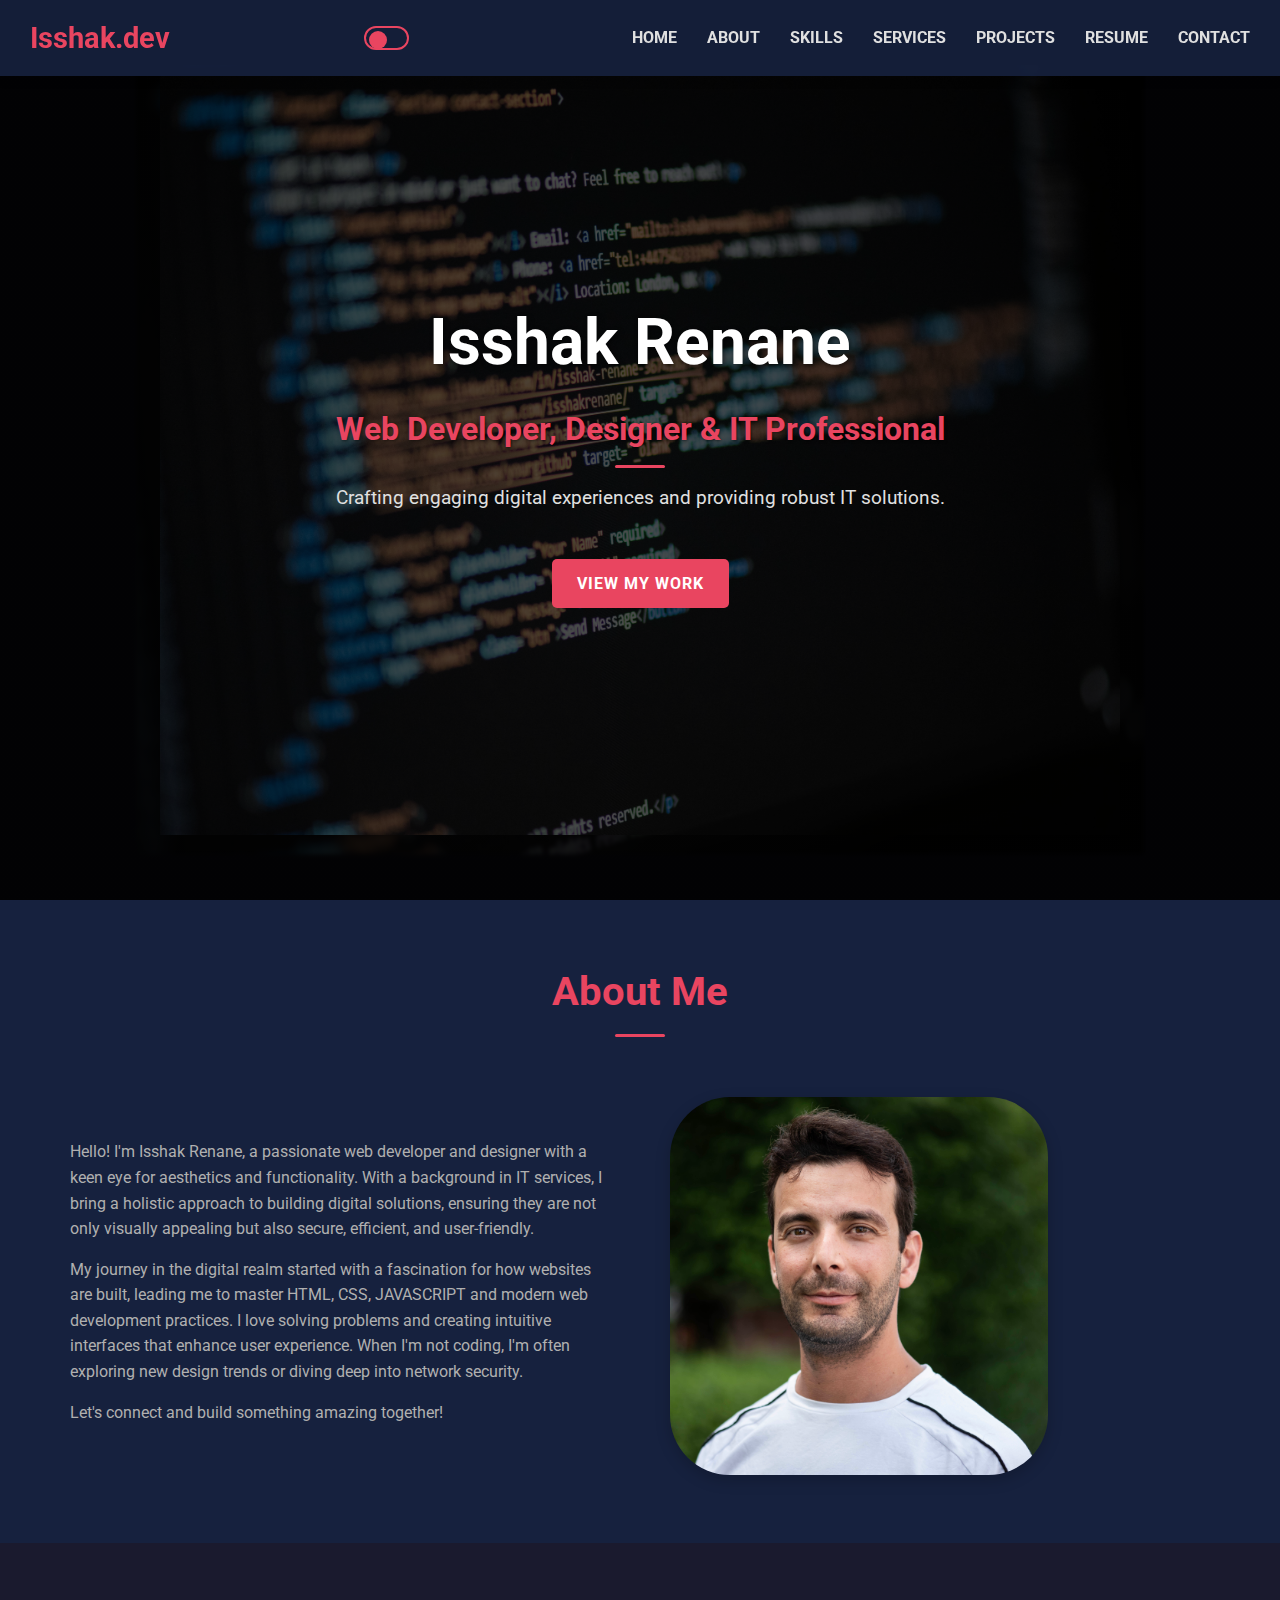
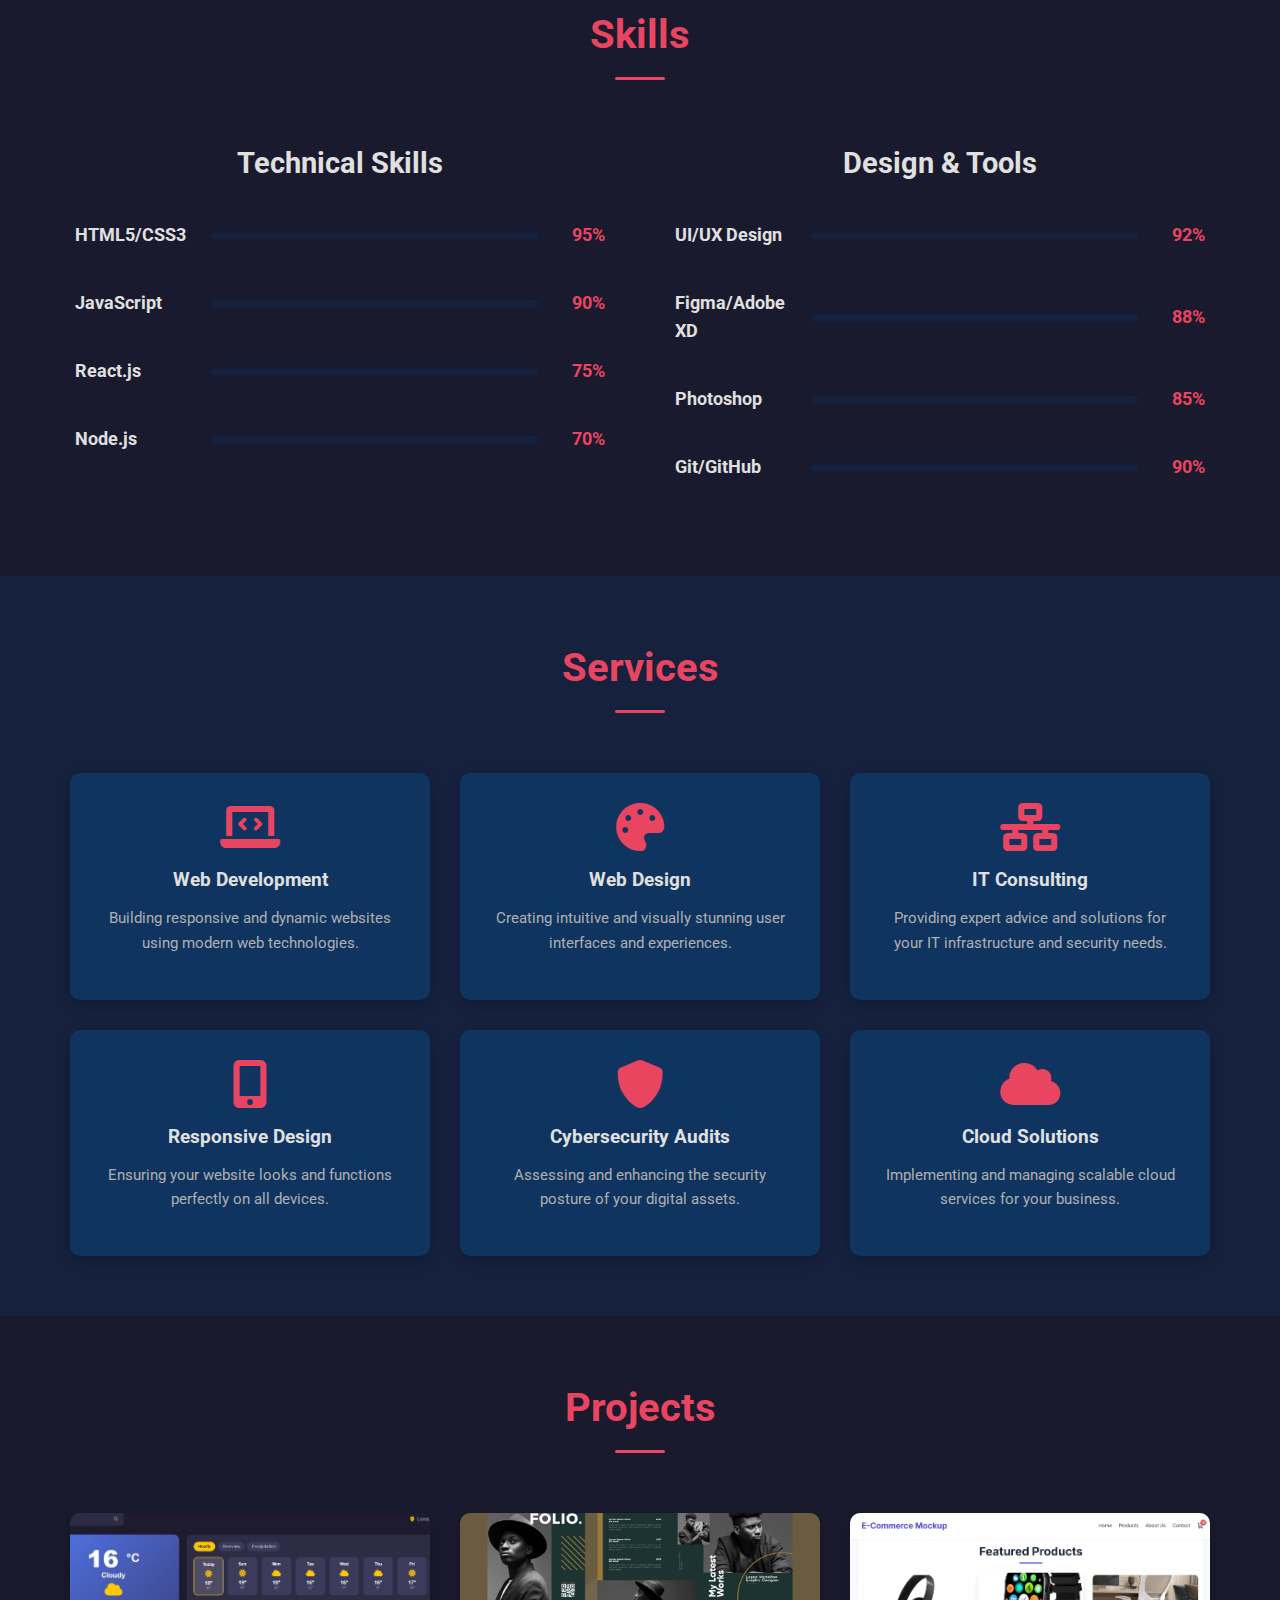
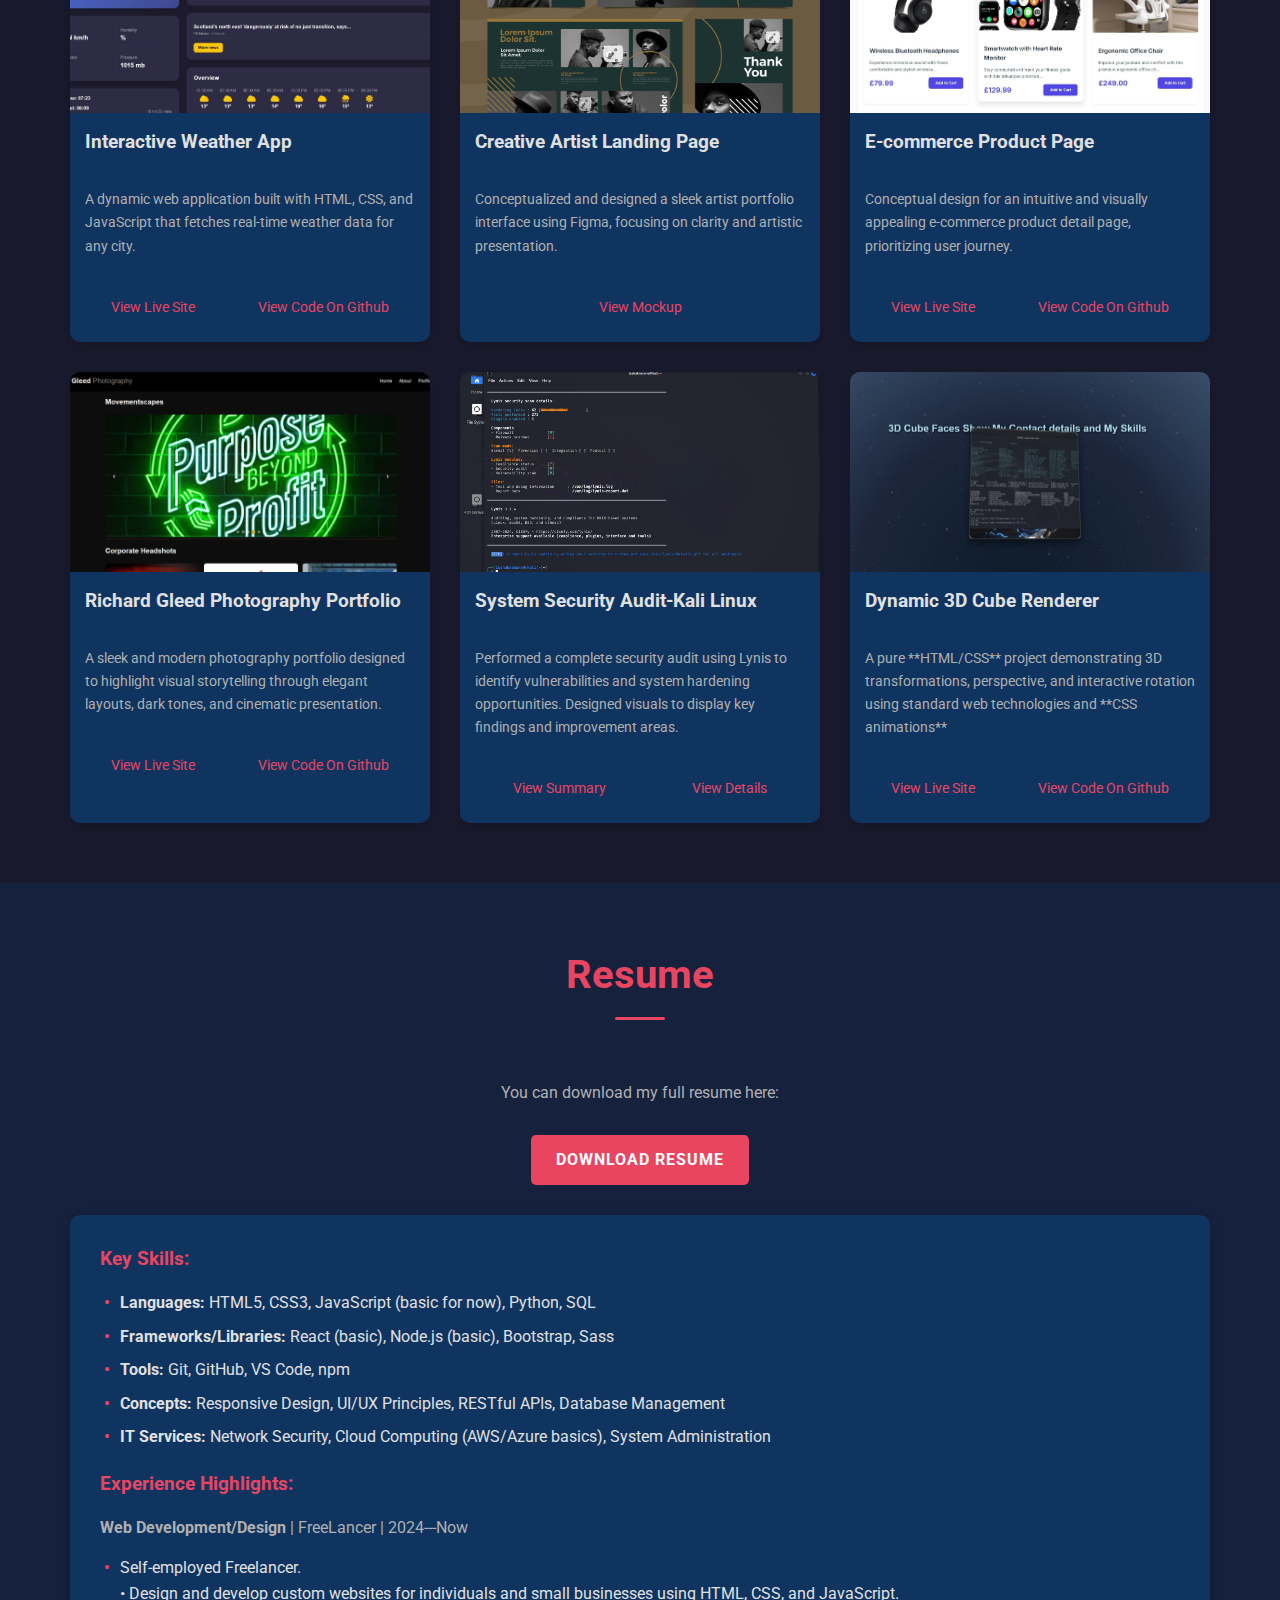
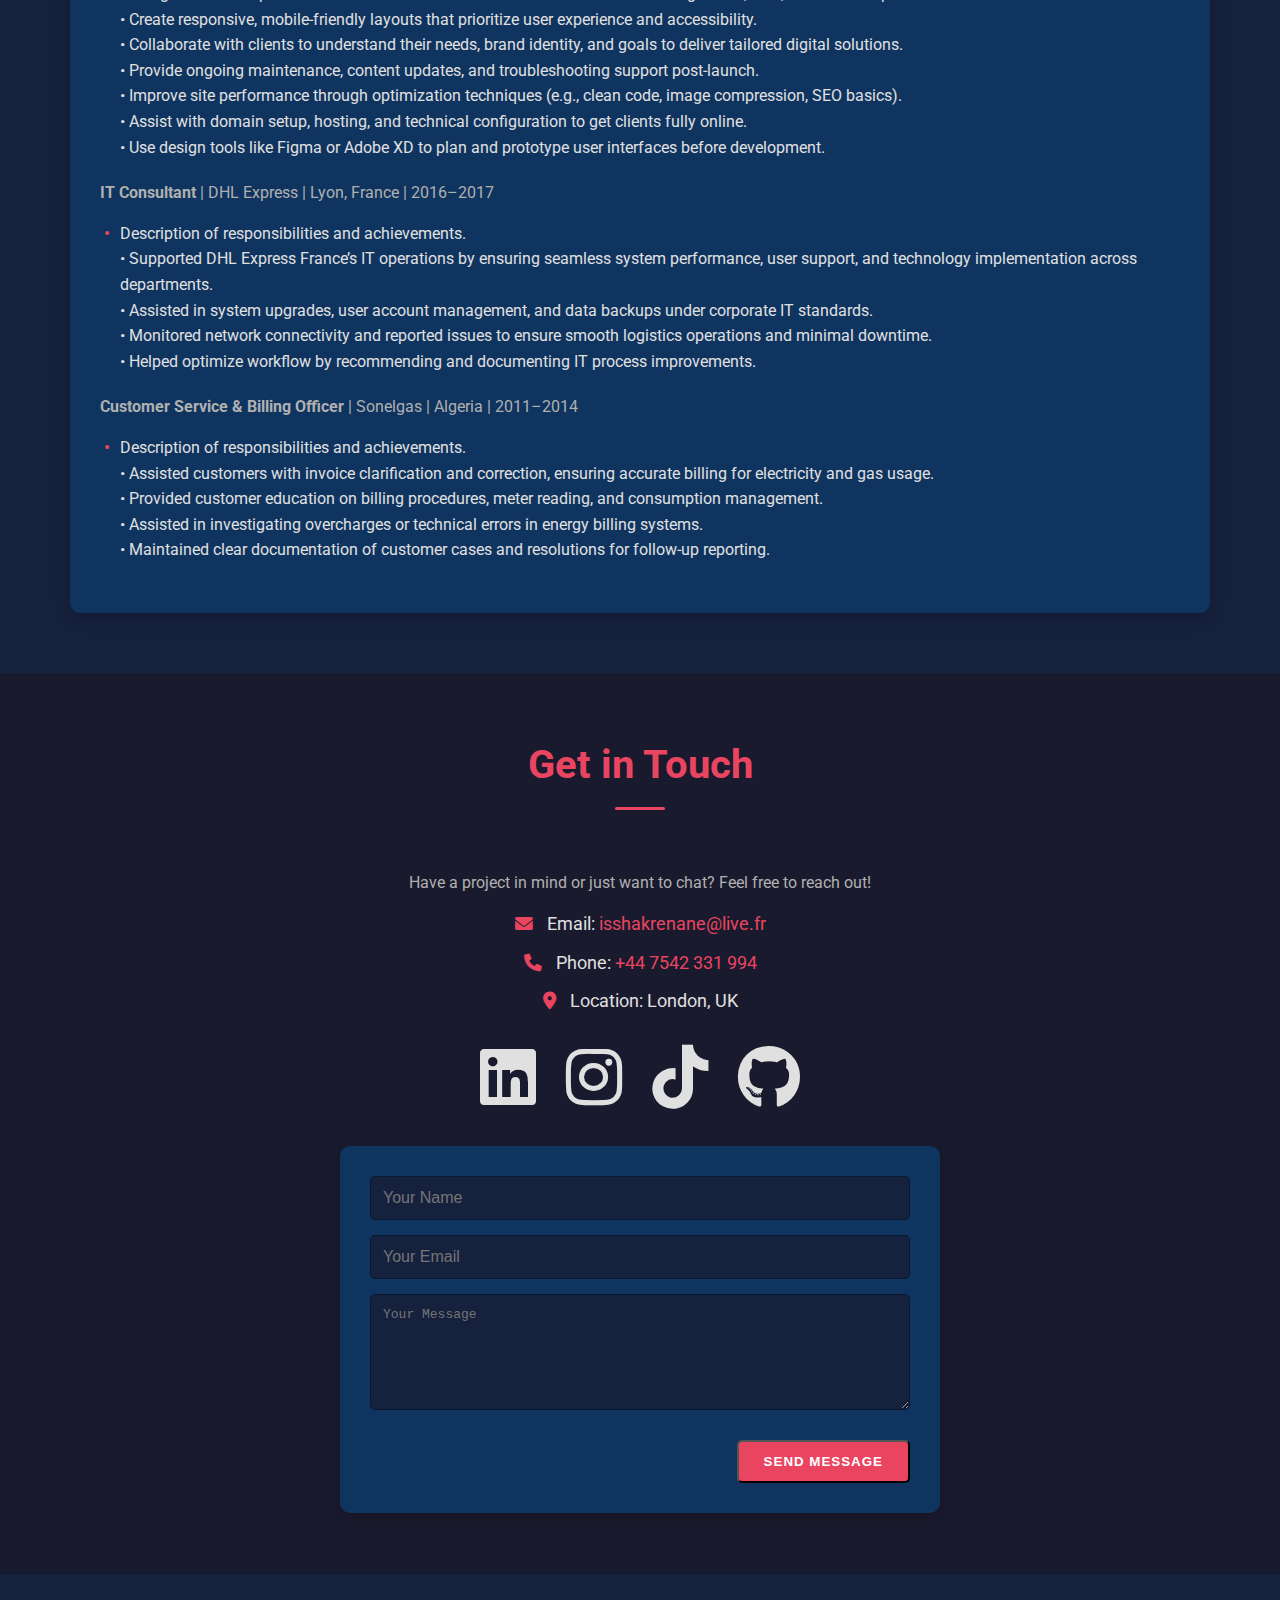
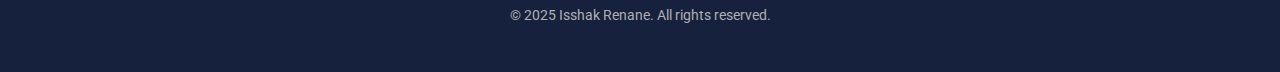
<file: index.html>
<!DOCTYPE html>
<html lang="en">
<head>
    <meta charset="UTF-8">
    <meta name="viewport" content="width=device-width, initial-scale=1.0">
    <meta name="google-site-verification" content="FN2MG84hGzYZX_MVuIqsmZg4HXbOMTLik4AKVUctmVM"/> 
    <link rel="icon" href="images/favicon_logo.png" type="image/png">
    <title>Isshak Renane | Web Developer & Designer</title>
    <link rel="stylesheet" href="style.css">
    <link rel="stylesheet" href="https://cdnjs.cloudflare.com/ajax/libs/font-awesome/6.0.0-beta3/css/all.min.css">
    <script type="application/ld+json">
{
  "@context": "https://schema.org",
  "@type": "Person",
  "name": "Isshak Renane",
  "url": "https://www.isshakrenane.com",
  "image": "https://www.isshakrenane.com/images/Isshak%20Test%205469%20copy.jpg",
  "jobTitle": "Front-End Web Developer/designer & IT Professional",
  "description": "Isshak Renane is a passionate Front-End Web Developer skilled in HTML, CSS, JavaScript, and responsive design. View his projects, skills, and contact information on his personal portfolio.",
  "sameAs": [
    "https://github.com/isshakrenane",
    "https://www.linkedin.com/in/isshak-renane-367428274/"
  ],
  "worksFor": {
    "@type": "Organization",
    "name": "Freelance"
  },
  "hasPart": [
    {
      "@type": "CreativeWork",
      "name": "Projects Section",
      "url": "https://www.isshakrenane.com/#projects",
      "description": "A showcase of Isshak Renane’s web development/design projects including responsive designs and JavaScript applications."
    },
    {
      "@type": "ItemList",
      "name": "Skills Section",
      "url": "https://www.isshakrenane.com/#skills",
      "description": "List of technical skills: HTML, CSS, JavaScript, Git, and modern frontend and design tools."
    },
    {
      "@type": "ContactPage",
      "name": "Contact Section",
      "url": "https://www.isshakrenane.com/#contact",
      "description": "Contact form and links to reach Isshak Renane for collaboration or web development opportunities."
    }
  ]
}
</script>

</head>
<body>

    <header id="home" class="hero-section">
        <div class="navbar">
            <div class="logo">
                <a href="#">Isshak.dev</a>
            </div>
            <button id="theme-toggle" aria-label="Toggle light/dark mode"></button>
            <nav>
                <ul>
                    <li><a href="#home">Home</a></li>
                    <li><a href="#about">About</a></li>
                    <li><a href="#skills">Skills</a></li>
                    <li><a href="#services">Services</a></li>
                    <li><a href="#projects">Projects</a></li>
                    <li><a href="#resume">Resume</a></li>
                    <li><a href="#contact">Contact</a></li>
                </ul>
            </nav>
            <!-- Static burger button so the icon exists even if JS fails or loads differently -->
            <div class="burger-menu" aria-label="Toggle navigation" role="button" tabindex="0">
                <i class="fas fa-bars" aria-hidden="true"></i>
            </div>
        </div>
        <div class="hero-content">
            <h1>Isshak Renane</h1>
            <h2>Web Developer, Designer & IT Professional</h2>
            <p>Crafting engaging digital experiences and providing robust IT solutions.</p>
            <a href="#projects" class="btn">View My Work</a>
        </div>
    </header>

    <section id="about" class="section about-section">
        <div class="container">
            <h2>About Me</h2>
            <div class="about-grid">
                <div class="about-text">
                    <p>Hello! I'm Isshak Renane, a passionate web developer and designer with a keen eye for aesthetics and functionality. With a background in IT services, I bring a holistic approach to building digital solutions, ensuring they are not only visually appealing but also secure, efficient, and user-friendly.</p>
                    <p>My journey in the digital realm started with a fascination for how websites are built, leading me to master HTML, CSS, JAVASCRIPT and modern web development practices. I love solving problems and creating intuitive interfaces that enhance user experience. When I'm not coding, I'm often exploring new design trends or diving deep into network security.</p>
                    <p>Let's connect and build something amazing together!</p>
                </div>
                <div class="about-image">
                    <img src="images/Isshak Test 5469 copy.jpg" alt="Isshak Renane"> 
                </div>
            </div>
        </div>
    </section>
    <section id="skills" class="section skills-section">
        <div class="container">
            <h2>Skills</h2>
            <div class="skills-content">
                <div class="skills-category">
                    <h3>Technical Skills</h3>
                    <div class="skill-item">
                        <div class="skill-name">HTML5/CSS3</div>
                        <div class="skill-bar-container">
                            <div class="skill-bar" data-skill="95%"></div>
                        </div>
                        <div class="skill-percentage">95%</div>
                    </div>
                    <div class="skill-item">
                        <div class="skill-name">JavaScript</div>
                        <div class="skill-bar-container">
                            <div class="skill-bar" data-skill="90%"></div>
                        </div>
                        <div class="skill-percentage">90%</div>
                    </div>
                    <div class="skill-item">
                        <div class="skill-name">React.js</div>
                        <div class="skill-bar-container">
                            <div class="skill-bar" data-skill="75%"></div>
                        </div>
                        <div class="skill-percentage">75%</div>
                    </div>
                    <div class="skill-item">
                        <div class="skill-name">Node.js</div>
                        <div class="skill-bar-container">
                            <div class="skill-bar" data-skill="70%"></div>
                        </div>
                        <div class="skill-percentage">70%</div>
                    </div>
                    </div>

                <div class="skills-category">
                    <h3>Design & Tools</h3>
                    <div class="skill-item">
                        <div class="skill-name">UI/UX Design</div>
                        <div class="skill-bar-container">
                            <div class="skill-bar" data-skill="92%"></div>
                        </div>
                        <div class="skill-percentage">92%</div>
                    </div>
                    <div class="skill-item">
                        <div class="skill-name">Figma/Adobe XD</div>
                        <div class="skill-bar-container">
                            <div class="skill-bar" data-skill="88%"></div>
                        </div>
                        <div class="skill-percentage">88%</div>
                    </div>
                    <div class="skill-item">
                        <div class="skill-name">Photoshop</div>
                        <div class="skill-bar-container">
                            <div class="skill-bar" data-skill="85%"></div>
                        </div>
                        <div class="skill-percentage">85%</div>
                    </div>
                    <div class="skill-item">
                        <div class="skill-name">Git/GitHub</div>
                        <div class="skill-bar-container">
                            <div class="skill-bar" data-skill="90%"></div>
                        </div>
                        <div class="skill-percentage">90%</div>
                    </div>
                    </div>
            </div>
        </div>
    </section>

    <section id="services" class="section services-section">
        <div class="container">
            <h2>Services</h2>
            <div class="services-grid">
                <div class="service-card">
                    <i class="fas fa-laptop-code"></i>
                    <h3>Web Development</h3>
                    <p>Building responsive and dynamic websites using modern web technologies.</p>
                </div>
                <div class="service-card">
                    <i class="fas fa-palette"></i>
                    <h3>Web Design</h3>
                    <p>Creating intuitive and visually stunning user interfaces and experiences.</p>
                </div>
                <div class="service-card">
                    <i class="fas fa-network-wired"></i>
                    <h3>IT Consulting</h3>
                    <p>Providing expert advice and solutions for your IT infrastructure and security needs.</p>
                </div>
                <div class="service-card">
                    <i class="fas fa-mobile-alt"></i>
                    <h3>Responsive Design</h3>
                    <p>Ensuring your website looks and functions perfectly on all devices.</p>
                </div>
                <div class="service-card">
                    <i class="fas fa-shield-alt"></i>
                    <h3>Cybersecurity Audits</h3>
                    <p>Assessing and enhancing the security posture of your digital assets.</p>
                </div>
                <div class="service-card">
                    <i class="fas fa-cloud"></i>
                    <h3>Cloud Solutions</h3>
                    <p>Implementing and managing scalable cloud services for your business.</p>
                </div>
            </div>
        </div>
    </section>

    <section id="projects" class="section projects-section">
        <div class="container">
            <h2>Projects</h2>
            <div class="projects-grid">
                <div class="project-card">
                    <img src="./images/weather_app.jpg" alt="Weather Page Project Screenshot">
                    <h3>Interactive Weather App</h3>
                    <p>A dynamic web application built with HTML, CSS, and JavaScript that fetches real-time weather data for any city.</p>
                    <div class="project-links">
                        <a href="https://isshakrenane.github.io/weather_app/" class="btn-small" target="_blank">View Live Site</a>
                        <a href="https://github.com/isshakrenane/weather_app/blob/main/index.html" class="btn-small" target="_blank">View Code On Github</a>
                    </div>
                </div>
                <div class="project-card">
                    <img src="./images/creative-portfolio.jpg" alt="Creative Portfolio Webpage">
                    <h3>Creative Artist Landing Page</h3>
                    <p>Conceptualized and designed a sleek artist portfolio interface using Figma, focusing on clarity and artistic presentation.</p>
                    <div class="project-links">
                        <a href="./images/creative-portfolio.jpg" class="btn-small" target="_blank">View Mockup</a>
                    </div>
                </div>
                <div class="project-card">
                    <img src="./images/E_Commerce_platform.jpg" alt="E-commerce Product Page Design">
                    <h3>E-commerce Product Page</h3>
                    <p>Conceptual design for an intuitive and visually appealing e-commerce product detail page, prioritizing user journey.</p>
                    <div class="project-links">
                        <a href="https://isshakrenane.github.io/E-Commerce-Platfom-Mockup/" class="btn-small" target="_blank">View Live Site</a>
                        <a href="https://github.com/isshakrenane/E-Commerce-Platfom-Mockup/blob/main/index.html" class="btn-small" target="_blank">View Code On Github</a>
                    </div>
                </div>
                <div class="project-card">
                    <img src="./images/photography_img.png" alt="Business Landing Page Design">
                    <h3>Richard Gleed Photography Portfolio</h3>
                    <p>A sleek and modern photography portfolio designed to highlight visual storytelling through elegant layouts, dark tones, and cinematic presentation.</p>
                    <div class="project-links">
                        <a href="https://isshakrenane.github.io/Richard_Gleed_Photgrapher_Portfolio/" class="btn-small" target="_blank">View Live Site</a>
                        <a href="https://github.com/isshakrenane/Richard_Gleed_Photgrapher_Portfolio/blob/main/index.html" class="btn-small" target="_blank">View Code On Github</a>
                    </div>
                </div>
                <div class="project-card">
                    <img src="./images/Cybersecurity_Audit1.jpg" alt="Cybersecurity Audit Overview">
                    
                    <h3>System Security Audit-Kali Linux</h3>
                    <p>Performed a complete security audit using Lynis to identify vulnerabilities and system hardening opportunities. Designed visuals to display key findings and improvement areas.</p>
                    <div class="project-links">
                        <a href="./images/Cybersecurity_Audit1.jpg" class="btn-small" target="_blank">View Summary</a>
                        <a href="./images/Cybersecurity_Audit4.jpg" class="btn-small" target="_blank">View Details</a>
                    </div>
                </div>
                <div class="project-card">
                    <img src="./images/3D_cube.jpg" alt="Interactive 3D Cube Visualization">
                    <h3>Dynamic 3D Cube Renderer</h3>
                    <p>A pure **HTML/CSS** project demonstrating 3D transformations, perspective, and interactive rotation using standard web technologies and **CSS animations**</p>
                    <div class="project-links">
                        <a href="https://isshakrenane.github.io/3D_Cube_Faces/" class="btn-small" target="_blank">View Live Site</a>
                        <a href="https://github.com/isshakrenane/3D_Cube_Faces/blob/main/index.html" class="btn-small" target="_blank">View Code On Github</a>
                    </div>
                </div>
                </div>
        </div>
    </section>

    <section id="resume" class="section resume-section">
        <div class="container">
            <h2>Resume</h2>
            <p>You can download my full resume here:</p>
            <a href="CV_isshak_Eng.pdf" class="btn" download>Download Resume</a>
            <div class="resume-preview">
                <h3>Key Skills:</h3>
                <ul>
                    <li><strong>Languages:</strong> HTML5, CSS3, JavaScript (basic for now), Python, SQL</li>
                    <li><strong>Frameworks/Libraries:</strong> React (basic), Node.js (basic), Bootstrap, Sass</li>
                    <li><strong>Tools:</strong> Git, GitHub, VS Code, npm</li>
                    <li><strong>Concepts:</strong> Responsive Design, UI/UX Principles, RESTful APIs, Database Management</li>
                    <li><strong>IT Services:</strong> Network Security, Cloud Computing (AWS/Azure basics), System Administration</li>
                </ul>
                <h3>Experience Highlights:</h3>
                <p><strong>Web Development/Design</strong> | FreeLancer  | 2024---Now</p>
                <ul>
                    <li>Self-employed Freelancer.<br>
                    •	Design and develop custom websites for individuals and small businesses using HTML, CSS, and JavaScript.<br>
                    •	Create responsive, mobile-friendly layouts that prioritize user experience and accessibility.<br>
                    •	Collaborate with clients to understand their needs, brand identity, and goals to deliver tailored digital solutions.<br>
                    •	Provide ongoing maintenance, content updates, and troubleshooting support post-launch.<br>
                    •	Improve site performance through optimization techniques (e.g., clean code, image compression, SEO basics).<br>
                    •	Assist with domain setup, hosting, and technical configuration to get clients fully online.<br>
                    •	Use design tools like Figma or Adobe XD to plan and prototype user interfaces before development.
                    </li>
        
                </ul>
                <p><strong>IT Consultant</strong> | DHL Express | Lyon, France | 2016–2017</p>
                <ul>
                    <li>Description of responsibilities and achievements.<br>
                    •   Supported DHL Express France’s IT operations by ensuring seamless system performance, user support, and technology implementation across departments.<br>
                    •	Assisted in system upgrades, user account management, and data backups under corporate IT standards.<br>
                    •	Monitored network connectivity and reported issues to ensure smooth logistics operations and minimal downtime.<br>
                    •	Helped optimize workflow by recommending and documenting IT process improvements.
                    </li>
                </ul>
                <p><strong>Customer Service & Billing Officer</strong> | Sonelgas | Algeria | 2011–2014</p>
                <ul>
                    <li>Description of responsibilities and achievements.<br>
                    •	Assisted customers with invoice clarification and correction, ensuring accurate billing for electricity and gas usage.<br>
                    •	Provided customer education on billing procedures, meter reading, and consumption management.<br>
                    •	Assisted in investigating overcharges or technical errors in energy billing systems.<br>
                    •	Maintained clear documentation of customer cases and resolutions for follow-up reporting.
                    </li>
                </ul>    
            </div>
        </div>
    </section>

    <section id="contact" class="section contact-section">
        <div class="container">
            <h2>Get in Touch</h2>
            <p>Have a project in mind or just want to chat? Feel free to reach out!</p>
            <div class="contact-details">
                <p><i class="fas fa-envelope"></i> Email: <a href="mailto:isshakrenane@live.fr">isshakrenane@live.fr</a></p>
                <p><i class="fas fa-phone"></i> Phone: <a href="tel:+447542331994">+44 7542 331 994</a></p>
                <p><i class="fas fa-map-marker-alt"></i> Location: London, UK</p>
            </div>
            <div class="social-links">
                <a href="https://www.linkedin.com/in/isshak-renane-367428274/" target="_blank" aria-label="LinkedIn"><i class="fab fa-linkedin fa-2x"></i></a>
                <a href="https://www.instagram.com/isshakrenane/" target="_blank" aria-label="Instagram"><i class="fab fa-instagram fa-2x"></i></a>
                <a href="https://www.tiktok.com/@isshakwebdev" target="_blank" aria-label="TikTok"><i class="fab fa-tiktok fa-2x"></i></a>
                <a href="https://github.com/isshakrenane" target="_blank" aria-label="GitHub"><i class="fab fa-github fa-2x"></i></a>
            </div>
            <form class="contact-form">
                <input type="text" placeholder="Your Name" required>
                <input type="email" placeholder="Your Email" required>
                <textarea placeholder="Your Message" rows="6" required></textarea>
                <button type="submit" class="btn">Send Message</button>
            </form>
        </div>
    </section>

    <footer class="footer">
        <div class="container">
            <p>&copy; 2025 Isshak Renane. All rights reserved.</p>
        </div>
    </footer>
    <script src="script.js"></script>

</body>

</html>
</file>
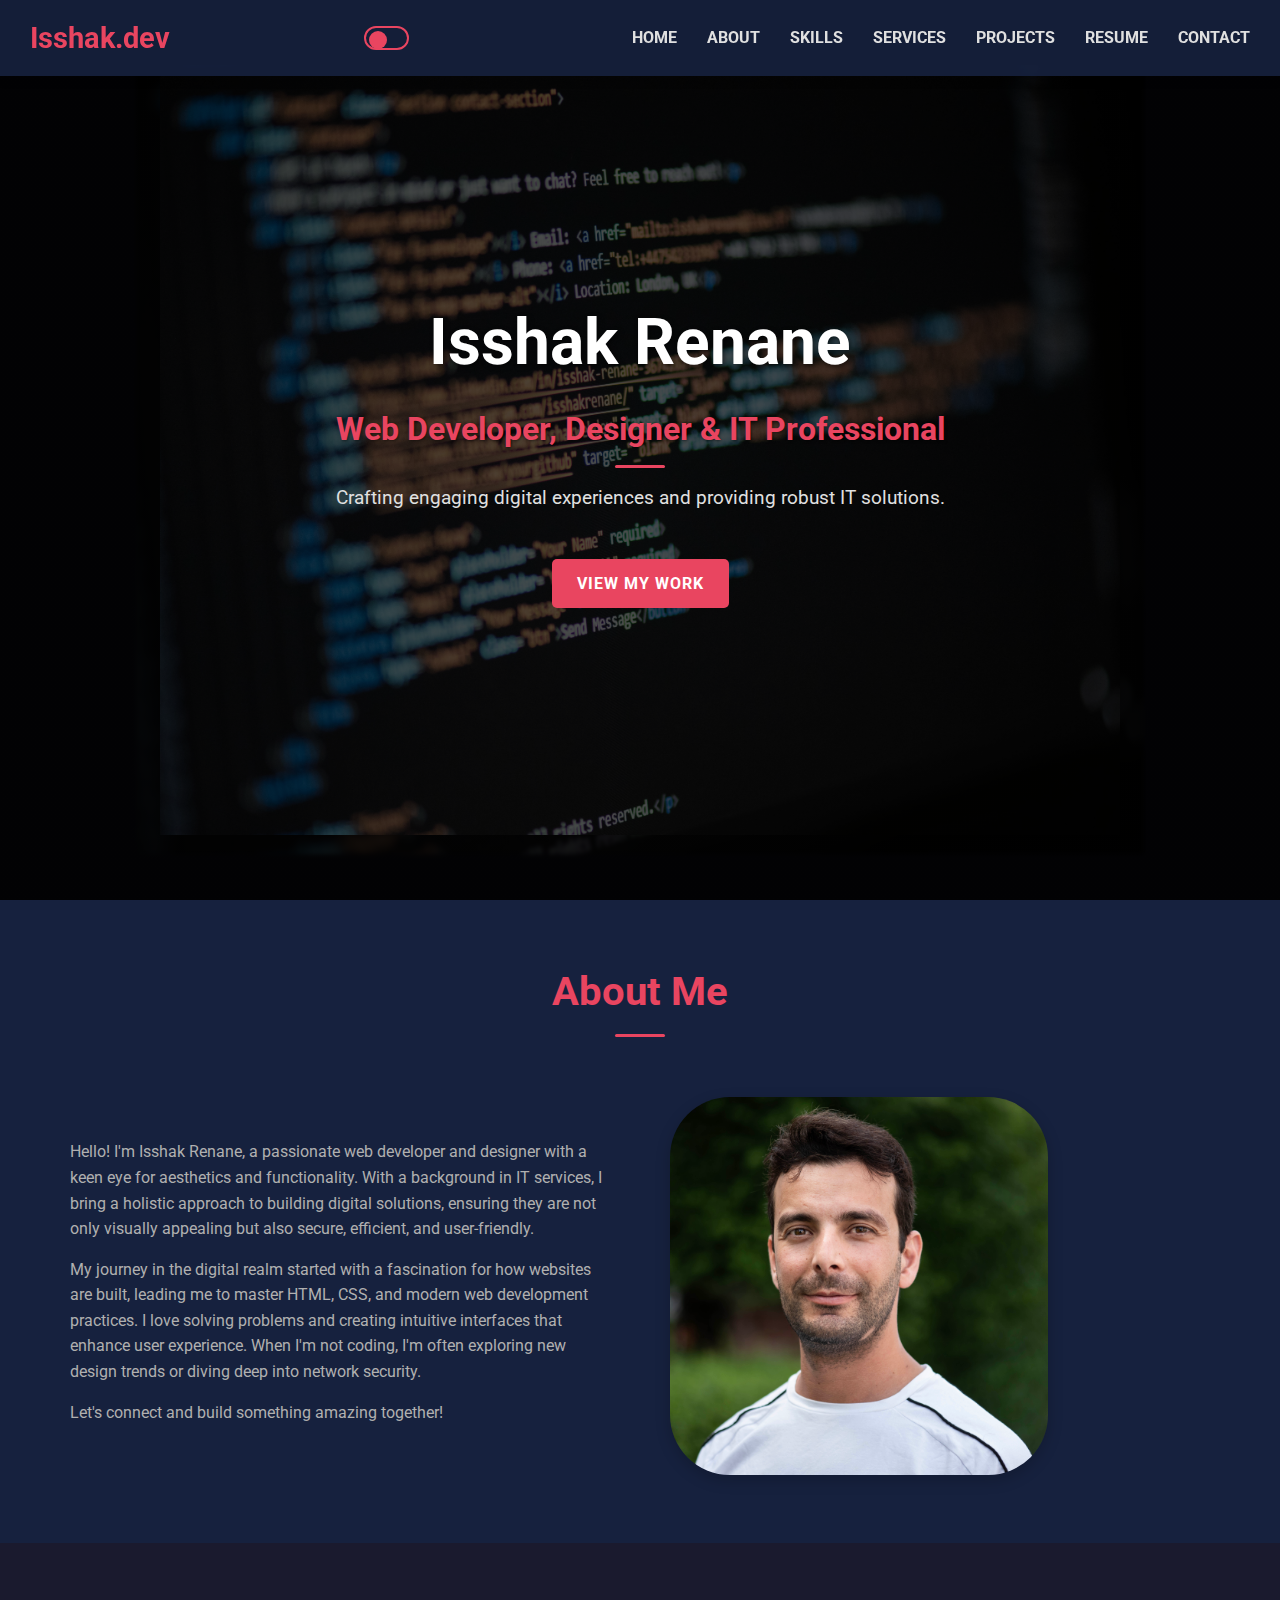
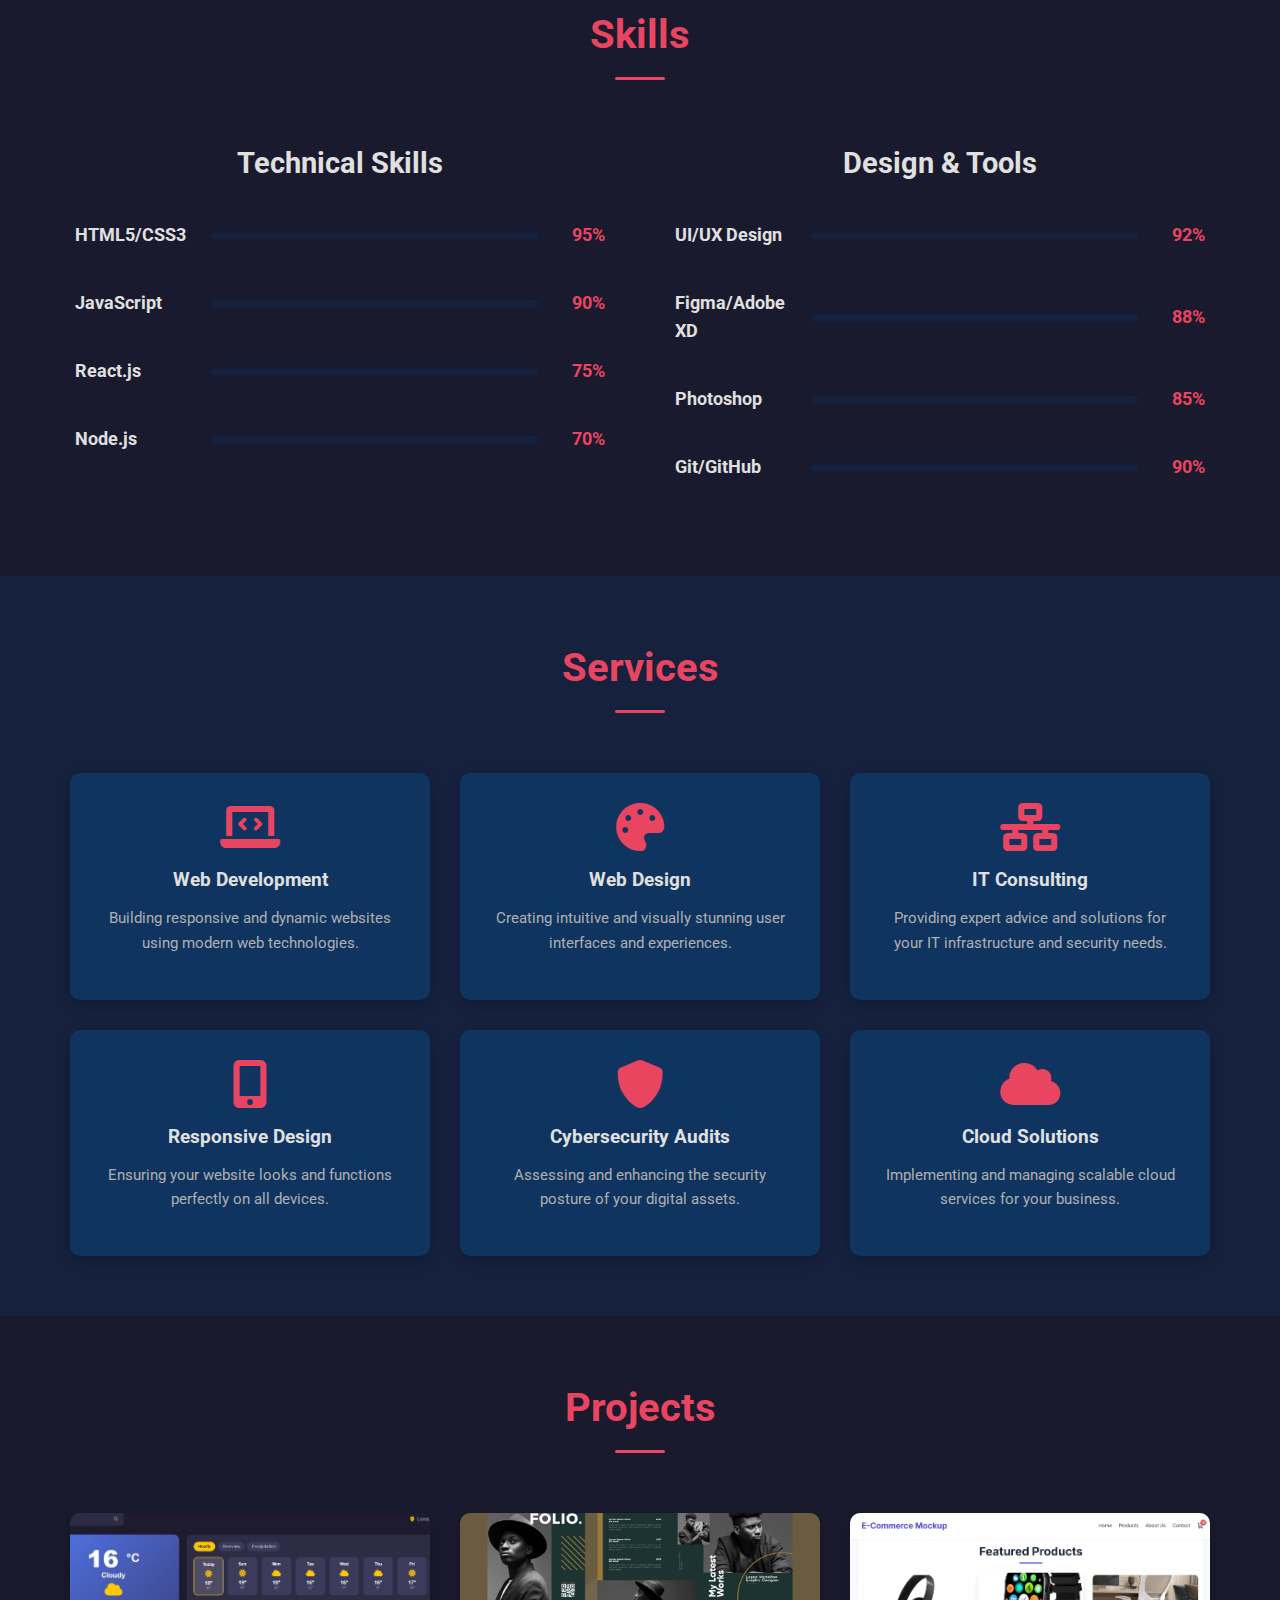
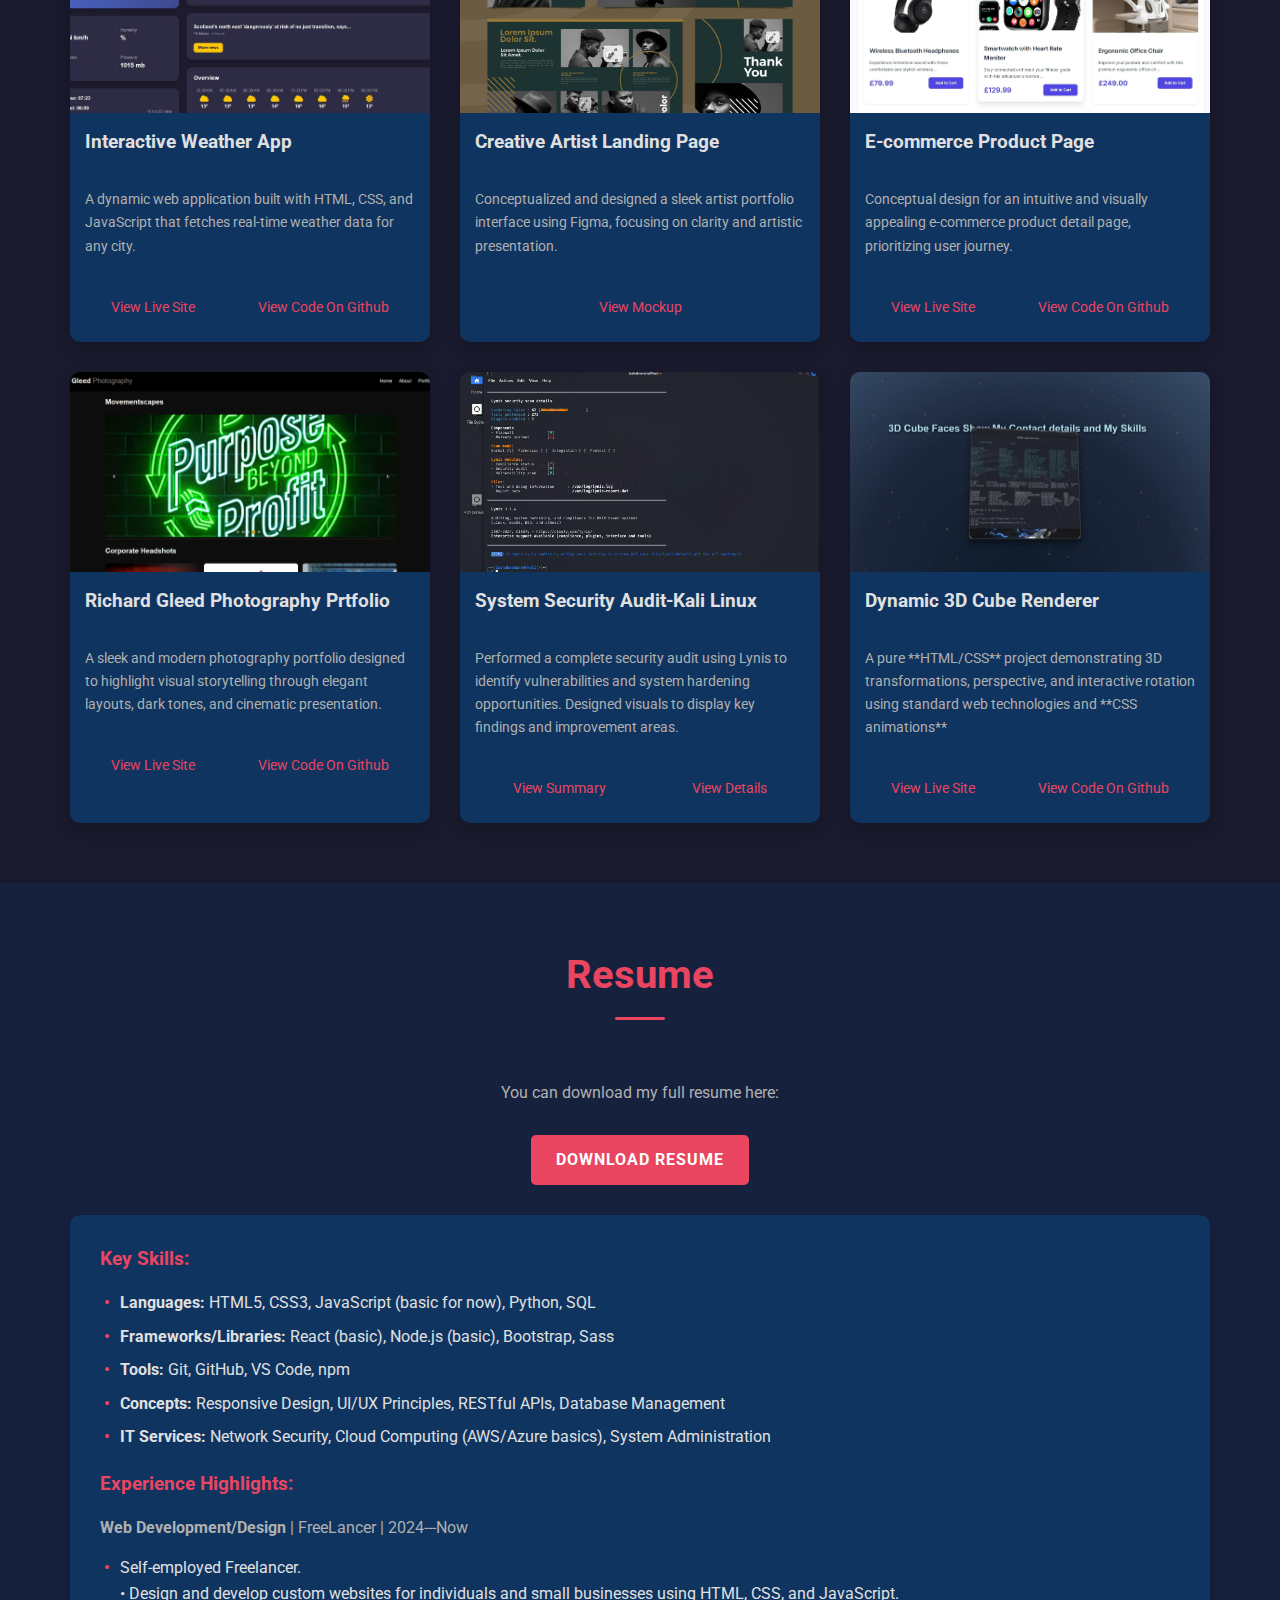
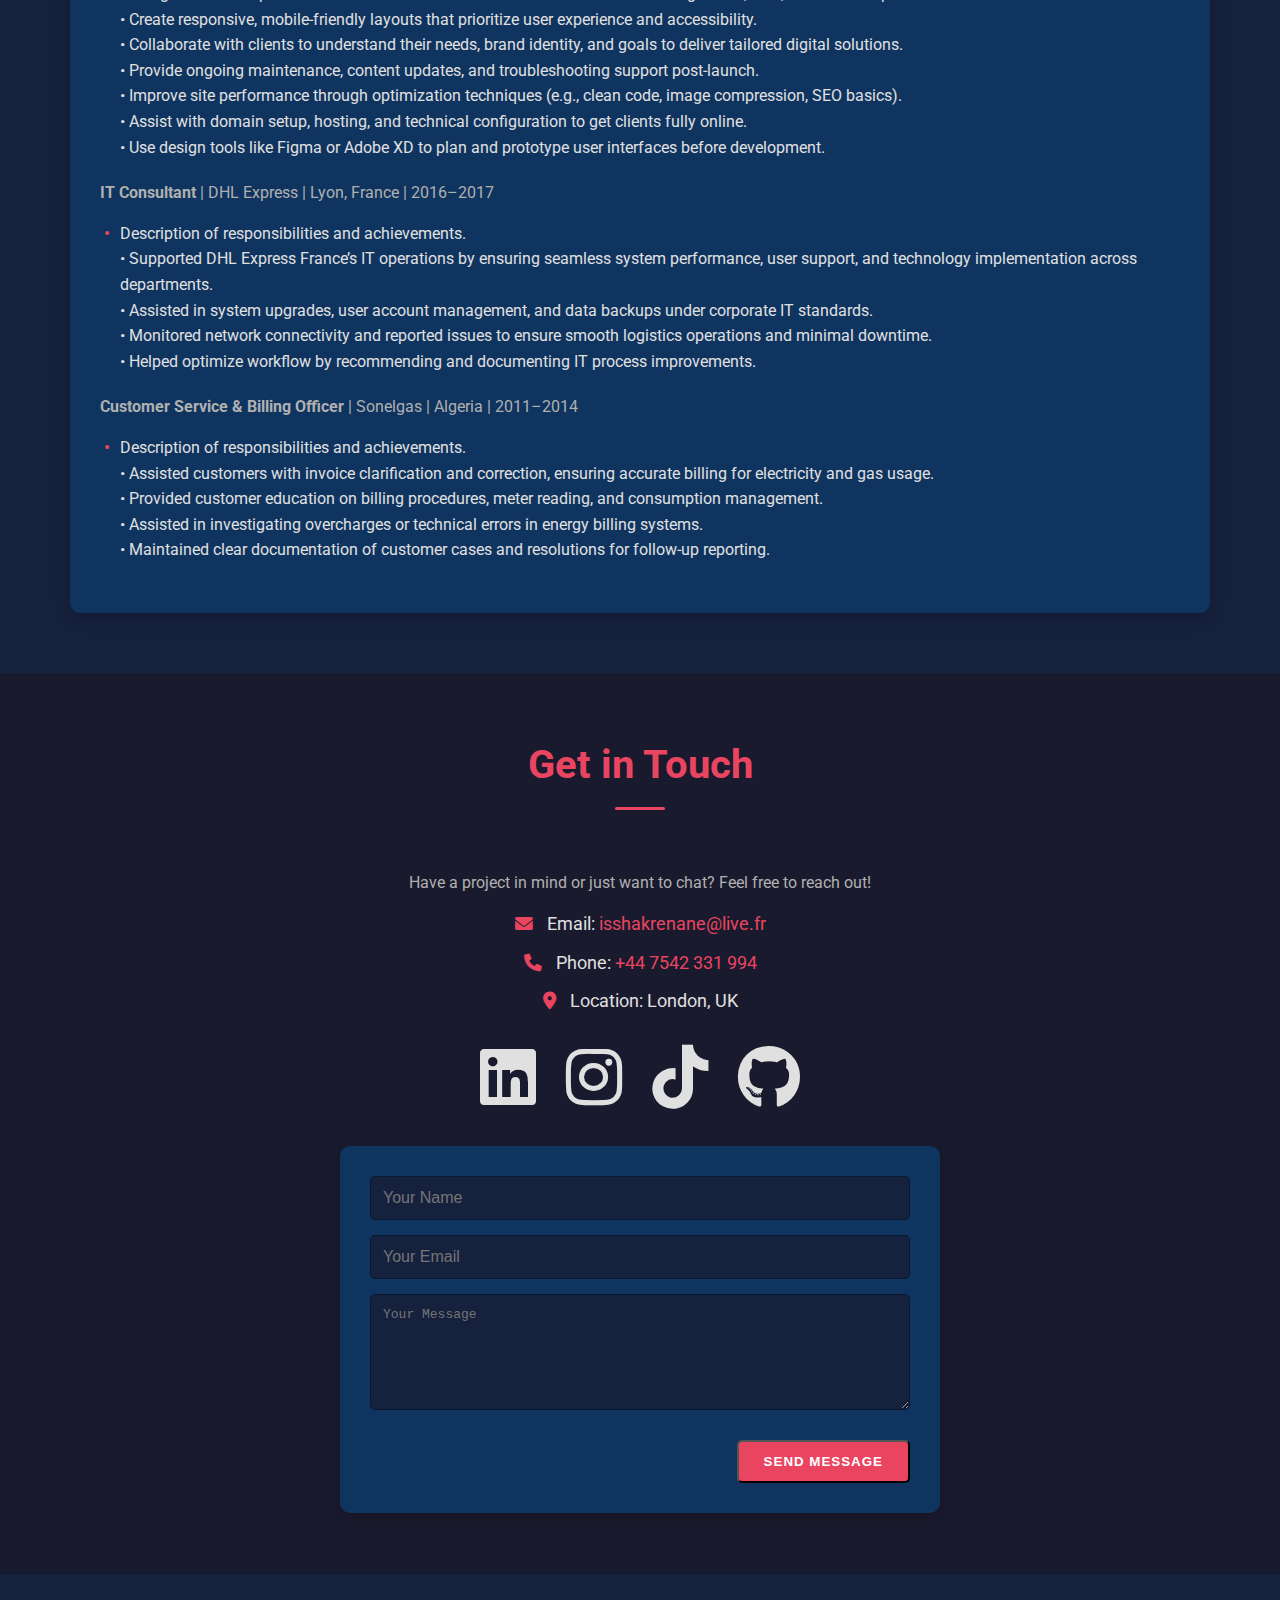
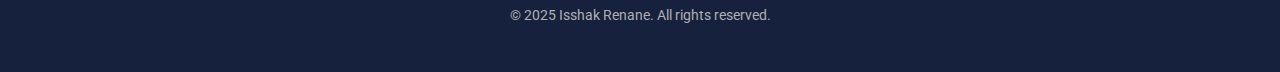
<file: portfolio_website_isshak_renane/index.html>
<!DOCTYPE html>
<html lang="en">
<head>
    <meta charset="UTF-8">
    <meta name="viewport" content="width=device-width, initial-scale=1.0">
    <title>Isshak Renane | Web Developer & Designer</title>
    <link rel="stylesheet" href="style.css">
    <link rel="stylesheet" href="https://cdnjs.cloudflare.com/ajax/libs/font-awesome/6.0.0-beta3/css/all.min.css">
</head>
<body>

    <header id="home" class="hero-section">
        <div class="navbar">
            <div class="logo">
                <a href="#">Isshak.dev</a>
            </div>
            <button id="theme-toggle" aria-label="Toggle light/dark mode"></button>
            <nav>
                <ul>
                    <li><a href="#home">Home</a></li>
                    <li><a href="#about">About</a></li>
                    <li><a href="#skills">Skills</a></li>
                    <li><a href="#services">Services</a></li>
                    <li><a href="#projects">Projects</a></li>
                    <li><a href="#resume">Resume</a></li>
                    <li><a href="#contact">Contact</a></li>
                </ul>
            </nav>
            <!-- Static burger button so the icon exists even if JS fails or loads differently -->
            <div class="burger-menu" aria-label="Toggle navigation" role="button" tabindex="0">
                <i class="fas fa-bars" aria-hidden="true"></i>
            </div>
        </div>
        <div class="hero-content">
            <h1>Isshak Renane</h1>
            <h2>Web Developer, Designer & IT Professional</h2>
            <p>Crafting engaging digital experiences and providing robust IT solutions.</p>
            <a href="#projects" class="btn">View My Work</a>
        </div>
    </header>

    <section id="about" class="section about-section">
        <div class="container">
            <h2>About Me</h2>
            <div class="about-grid">
                <div class="about-text">
                    <p>Hello! I'm Isshak Renane, a passionate web developer and designer with a keen eye for aesthetics and functionality. With a background in IT services, I bring a holistic approach to building digital solutions, ensuring they are not only visually appealing but also secure, efficient, and user-friendly.</p>
                    <p>My journey in the digital realm started with a fascination for how websites are built, leading me to master HTML, CSS, and modern web development practices. I love solving problems and creating intuitive interfaces that enhance user experience. When I'm not coding, I'm often exploring new design trends or diving deep into network security.</p>
                    <p>Let's connect and build something amazing together!</p>
                </div>
                <div class="about-image">
                    <img src="images/Isshak Test 5469 copy.jpg" alt="Isshak Renane"> 
                </div>
            </div>
        </div>
    </section>
    <section id="skills" class="section skills-section">
        <div class="container">
            <h2>Skills</h2>
            <div class="skills-content">
                <div class="skills-category">
                    <h3>Technical Skills</h3>
                    <div class="skill-item">
                        <div class="skill-name">HTML5/CSS3</div>
                        <div class="skill-bar-container">
                            <div class="skill-bar" data-skill="95%"></div>
                        </div>
                        <div class="skill-percentage">95%</div>
                    </div>
                    <div class="skill-item">
                        <div class="skill-name">JavaScript</div>
                        <div class="skill-bar-container">
                            <div class="skill-bar" data-skill="90%"></div>
                        </div>
                        <div class="skill-percentage">90%</div>
                    </div>
                    <div class="skill-item">
                        <div class="skill-name">React.js</div>
                        <div class="skill-bar-container">
                            <div class="skill-bar" data-skill="75%"></div>
                        </div>
                        <div class="skill-percentage">75%</div>
                    </div>
                    <div class="skill-item">
                        <div class="skill-name">Node.js</div>
                        <div class="skill-bar-container">
                            <div class="skill-bar" data-skill="70%"></div>
                        </div>
                        <div class="skill-percentage">70%</div>
                    </div>
                    </div>

                <div class="skills-category">
                    <h3>Design & Tools</h3>
                    <div class="skill-item">
                        <div class="skill-name">UI/UX Design</div>
                        <div class="skill-bar-container">
                            <div class="skill-bar" data-skill="92%"></div>
                        </div>
                        <div class="skill-percentage">92%</div>
                    </div>
                    <div class="skill-item">
                        <div class="skill-name">Figma/Adobe XD</div>
                        <div class="skill-bar-container">
                            <div class="skill-bar" data-skill="88%"></div>
                        </div>
                        <div class="skill-percentage">88%</div>
                    </div>
                    <div class="skill-item">
                        <div class="skill-name">Photoshop</div>
                        <div class="skill-bar-container">
                            <div class="skill-bar" data-skill="85%"></div>
                        </div>
                        <div class="skill-percentage">85%</div>
                    </div>
                    <div class="skill-item">
                        <div class="skill-name">Git/GitHub</div>
                        <div class="skill-bar-container">
                            <div class="skill-bar" data-skill="90%"></div>
                        </div>
                        <div class="skill-percentage">90%</div>
                    </div>
                    </div>
            </div>
        </div>
    </section>

    <section id="services" class="section services-section">
        <div class="container">
            <h2>Services</h2>
            <div class="services-grid">
                <div class="service-card">
                    <i class="fas fa-laptop-code"></i>
                    <h3>Web Development</h3>
                    <p>Building responsive and dynamic websites using modern web technologies.</p>
                </div>
                <div class="service-card">
                    <i class="fas fa-palette"></i>
                    <h3>Web Design</h3>
                    <p>Creating intuitive and visually stunning user interfaces and experiences.</p>
                </div>
                <div class="service-card">
                    <i class="fas fa-network-wired"></i>
                    <h3>IT Consulting</h3>
                    <p>Providing expert advice and solutions for your IT infrastructure and security needs.</p>
                </div>
                <div class="service-card">
                    <i class="fas fa-mobile-alt"></i>
                    <h3>Responsive Design</h3>
                    <p>Ensuring your website looks and functions perfectly on all devices.</p>
                </div>
                <div class="service-card">
                    <i class="fas fa-shield-alt"></i>
                    <h3>Cybersecurity Audits</h3>
                    <p>Assessing and enhancing the security posture of your digital assets.</p>
                </div>
                <div class="service-card">
                    <i class="fas fa-cloud"></i>
                    <h3>Cloud Solutions</h3>
                    <p>Implementing and managing scalable cloud services for your business.</p>
                </div>
            </div>
        </div>
    </section>

    <section id="projects" class="section projects-section">
        <div class="container">
            <h2>Projects</h2>
            <div class="projects-grid">
                <div class="project-card">
                    <img src="./images/weather_app.jpg" alt="Weather Page Project Screenshot">
                    <h3>Interactive Weather App</h3>
                    <p>A dynamic web application built with HTML, CSS, and JavaScript that fetches real-time weather data for any city.</p>
                    <div class="project-links">
                        <a href="https://isshakrenane.github.io/weather_app/" class="btn-small" target="_blank">View Live Site</a>
                        <a href="https://github.com/isshakrenane/weather_app/blob/main/index.html" class="btn-small" target="_blank">View Code On Github</a>
                    </div>
                </div>
                <div class="project-card">
                    <img src="./images/creative-portfolio.jpg" alt="Creative Portfolio Webpage">
                    <h3>Creative Artist Landing Page</h3>
                    <p>Conceptualized and designed a sleek artist portfolio interface using Figma, focusing on clarity and artistic presentation.</p>
                    <div class="project-links">
                        <a href="./images/creative-portfolio.jpg" class="btn-small" target="_blank">View Mockup</a>
                    </div>
                </div>
                <div class="project-card">
                    <img src="./images/E_Commerce_platform.jpg" alt="E-commerce Product Page Design">
                    <h3>E-commerce Product Page</h3>
                    <p>Conceptual design for an intuitive and visually appealing e-commerce product detail page, prioritizing user journey.</p>
                    <div class="project-links">
                        <a href="https://isshakrenane.github.io/E-Commerce-Platfom-Mockup/" class="btn-small" target="_blank">View Live Site</a>
                        <a href="https://github.com/isshakrenane/E-Commerce-Platfom-Mockup/blob/main/index.html" class="btn-small" target="_blank">View Code On Github</a>
                    </div>
                </div>
                <div class="project-card">
                    <img src="./images/photography_img.png" alt="Business Landing Page Design">
                    <h3>Richard Gleed Photography Prtfolio</h3>
                    <p>A sleek and modern photography portfolio designed to highlight visual storytelling through elegant layouts, dark tones, and cinematic presentation.</p>
                    <div class="project-links">
                        <a href="https://isshakrenane.github.io/Richard_Gleed_Photgrapher_Portfolio/" class="btn-small" target="_blank">View Live Site</a>
                        <a href="https://github.com/isshakrenane/Richard_Gleed_Photgrapher_Portfolio/blob/main/index.html" class="btn-small" target="_blank">View Code On Github</a>
                    </div>
                </div>
                <div class="project-card">
                    <img src="./images/Cybersecurity_Audit1.jpg" alt="Cybersecurity Audit Overview">
                    
                    <h3>System Security Audit-Kali Linux</h3>
                    <p>Performed a complete security audit using Lynis to identify vulnerabilities and system hardening opportunities. Designed visuals to display key findings and improvement areas.</p>
                    <div class="project-links">
                        <a href="./images/Cybersecurity_Audit1.jpg" class="btn-small" target="_blank">View Summary</a>
                        <a href="./images/Cybersecurity_Audit4.jpg" class="btn-small" target="_blank">View Details</a>
                    </div>
                </div>
                <div class="project-card">
                    <img src="./images/3D_cube.jpg" alt="Interactive 3D Cube Visualization">
                    <h3>Dynamic 3D Cube Renderer</h3>
                    <p>A pure **HTML/CSS** project demonstrating 3D transformations, perspective, and interactive rotation using standard web technologies and **CSS animations**</p>
                    <div class="project-links">
                        <a href="https://isshakrenane.github.io/3D_Cube_Faces/" class="btn-small" target="_blank">View Live Site</a>
                        <a href="https://github.com/isshakrenane/3D_Cube_Faces/blob/main/index.html" class="btn-small" target="_blank">View Code On Github</a>
                    </div>
                </div>
                </div>
        </div>
    </section>

    <section id="resume" class="section resume-section">
        <div class="container">
            <h2>Resume</h2>
            <p>You can download my full resume here:</p>
            <a href="CV_isshak_Eng.pdf" class="btn" download>Download Resume</a>
            <div class="resume-preview">
                <h3>Key Skills:</h3>
                <ul>
                    <li><strong>Languages:</strong> HTML5, CSS3, JavaScript (basic for now), Python, SQL</li>
                    <li><strong>Frameworks/Libraries:</strong> React (basic), Node.js (basic), Bootstrap, Sass</li>
                    <li><strong>Tools:</strong> Git, GitHub, VS Code, npm</li>
                    <li><strong>Concepts:</strong> Responsive Design, UI/UX Principles, RESTful APIs, Database Management</li>
                    <li><strong>IT Services:</strong> Network Security, Cloud Computing (AWS/Azure basics), System Administration</li>
                </ul>
                <h3>Experience Highlights:</h3>
                <p><strong>Web Development/Design</strong> | FreeLancer  | 2024---Now</p>
                <ul>
                    <li>Self-employed Freelancer.<br>
                    •	Design and develop custom websites for individuals and small businesses using HTML, CSS, and JavaScript.<br>
                    •	Create responsive, mobile-friendly layouts that prioritize user experience and accessibility.<br>
                    •	Collaborate with clients to understand their needs, brand identity, and goals to deliver tailored digital solutions.<br>
                    •	Provide ongoing maintenance, content updates, and troubleshooting support post-launch.<br>
                    •	Improve site performance through optimization techniques (e.g., clean code, image compression, SEO basics).<br>
                    •	Assist with domain setup, hosting, and technical configuration to get clients fully online.<br>
                    •	Use design tools like Figma or Adobe XD to plan and prototype user interfaces before development.
                    </li>
        
                </ul>
                <p><strong>IT Consultant</strong> | DHL Express | Lyon, France | 2016–2017</p>
                <ul>
                    <li>Description of responsibilities and achievements.<br>
                    •   Supported DHL Express France’s IT operations by ensuring seamless system performance, user support, and technology implementation across departments.<br>
                    •	Assisted in system upgrades, user account management, and data backups under corporate IT standards.<br>
                    •	Monitored network connectivity and reported issues to ensure smooth logistics operations and minimal downtime.<br>
                    •	Helped optimize workflow by recommending and documenting IT process improvements.
                    </li>
                </ul>
                <p><strong>Customer Service & Billing Officer</strong> | Sonelgas | Algeria | 2011–2014</p>
                <ul>
                    <li>Description of responsibilities and achievements.<br>
                    •	Assisted customers with invoice clarification and correction, ensuring accurate billing for electricity and gas usage.<br>
                    •	Provided customer education on billing procedures, meter reading, and consumption management.<br>
                    •	Assisted in investigating overcharges or technical errors in energy billing systems.<br>
                    •	Maintained clear documentation of customer cases and resolutions for follow-up reporting.
                    </li>
                </ul>    
            </div>
        </div>
    </section>

    <section id="contact" class="section contact-section">
        <div class="container">
            <h2>Get in Touch</h2>
            <p>Have a project in mind or just want to chat? Feel free to reach out!</p>
            <div class="contact-details">
                <p><i class="fas fa-envelope"></i> Email: <a href="mailto:isshakrenane@live.fr">isshakrenane@live.fr</a></p>
                <p><i class="fas fa-phone"></i> Phone: <a href="tel:+447542331994">+44 7542 331 994</a></p>
                <p><i class="fas fa-map-marker-alt"></i> Location: London, UK</p>
            </div>
            <div class="social-links">
                <a href="https://www.linkedin.com/in/isshak-renane-367428274/" target="_blank" aria-label="LinkedIn"><i class="fab fa-linkedin fa-2x"></i></a>
                <a href="https://www.instagram.com/isshakrenane/" target="_blank" aria-label="Instagram"><i class="fab fa-instagram fa-2x"></i></a>
                <a href="https://www.tiktok.com/@isshakwebdev" target="_blank" aria-label="TikTok"><i class="fab fa-tiktok fa-2x"></i></a>
                <a href="https://github.com/isshakrenane" target="_blank" aria-label="GitHub"><i class="fab fa-github fa-2x"></i></a>
            </div>
            <form class="contact-form">
                <input type="text" placeholder="Your Name" required>
                <input type="email" placeholder="Your Email" required>
                <textarea placeholder="Your Message" rows="6" required></textarea>
                <button type="submit" class="btn">Send Message</button>
            </form>
        </div>
    </section>

    <footer class="footer">
        <div class="container">
            <p>&copy; 2025 Isshak Renane. All rights reserved.</p>
        </div>
    </footer>
    <script src="script.js"></script>

</body>
</html>
</file>
<file: style.css>
/* Custom font import (optional, but good for modern look) */
@import url('https://fonts.googleapis.com/css2?family=Roboto:wght@300;400;700&display=swap');
/* --- Global Styles --- */
:root {
    --primary-dark: #1A1A2E; /* Deep almost-black */
    --secondary-dark: #16213E; /* Slightly lighter dark */
    --accent-bright: #E94560; /* Vibrant Red/Pink for accents */
    --text-light: #E0E0E0; /* Light grey for primary text */
    --text-medium: #B0B0B0; /* Medium grey for secondary text */
    --button-hover: #D83C57; /* Slightly darker accent on hover */
    --card-background: #0F3460; /* Dark blue for cards */
    --border-color: #0A1931; /* Even darker for subtle borders */
    --max-width: 1200px;
    --spacing-large: 60px;
    --spacing-medium: 30px;
    --spacing-small: 15px;
}

* {
    margin: 0;
    padding: 0;
    box-sizing: border-box;
}

html {
    scroll-behavior: smooth;
}

body {
    font-family: 'Roboto', sans-serif; /* A modern, clean sans-serif font */
    background-color: var(--primary-dark);
    color: var(--text-light);
    line-height: 1.6;
}

.container {
    max-width: var(--max-width);
    margin: 0 auto;
    padding: 0 var(--spacing-medium);
}

.section {
    padding: var(--spacing-large) 0;
    text-align: center;
}

h1, h2, h3 {
    color: var(--accent-bright);
    margin-bottom: var(--spacing-small);
}

h2 {
    font-size: 2.5em;
    margin-bottom: var(--spacing-large);
    position: relative;
    display: inline-block; /* For the underline effect */
}

h2::after {
    content: '';
    display: block;
    width: 50px;
    height: 3px;
    background-color: var(--accent-bright);
    margin: 10px auto 0;
    border-radius: 2px;
}

p {
    margin-bottom: var(--spacing-small);
    color: var(--text-medium);
}

a {
    color: var(--accent-bright);
    text-decoration: none;
    transition: color 0.3s ease;
}

a:hover {
    color: var(--button-hover);
}

.btn {
    display: inline-block;
    background-color: var(--accent-bright);
    color: white;
    padding: 12px 25px;
    border-radius: 5px;
    text-transform: uppercase;
    font-weight: bold;
    letter-spacing: 1px;
    transition: background-color 0.3s ease, transform 0.2s ease;
    margin-top: var(--spacing-small);
}

.btn:hover {
    background-color: var(--button-hover);
    transform: translateY(-3px);
}

.btn-small {
    padding: 8px 15px;
    font-size: 0.9em;
}


/* --- Header & Navbar --- */
.hero-section {
    background:linear-gradient(rgba(0, 0, 0, 0.7), rgba(0, 0, 0, 0.7)), url('./images/Screen 5461 copy2.jpg') no-repeat center center/75%;
    height: 100vh;
    display: flex;
    flex-direction: column;
    justify-content: center;
    align-items: center;
    text-align: center;
    position: relative;
    overflow: hidden; /* Ensure picture doesn't overflow */
}

/* Optional: Add a subtle animation to the background image if you want */
.hero-section::before {
    content: '';
    position: absolute;
    top: 0;
    left: 0;
    width: 100%;
    height: 100%;
    background: inherit;
    filter: blur(2px); /* Subtle blur for background image */
    transform: scale(1.05); /* Slight zoom for subtle animation */
    z-index: -1;
}

.navbar {
    position: fixed;
    top: 0;
    left: 0;
    width: 100%;
    background-color: rgba(22, 33, 62, 0.9); /* Slightly transparent secondary dark */
    padding: var(--spacing-small) var(--spacing-medium);
    display: flex;
    justify-content: space-between;
    align-items: center;
    z-index: 1000;
    box-shadow: 0 2px 10px rgba(0, 0, 0, 0.3);
    transition: background-color 0.3s ease;
}

.navbar.scrolled { /* Example for future JS-based sticky nav */
    background-color: var(--secondary-dark);
    padding: 10px var(--spacing-medium);
}

.logo a {
    font-size: 1.8em;
    font-weight: bold;
    color: var(--accent-bright);
    text-decoration: none;
    transition: color 0.3s ease;
}

.logo a:hover {
    color: var(--button-hover);
}

.navbar nav ul {
    list-style: none;
    display: flex;
}

.navbar nav ul li {
    margin-left: var(--spacing-medium);
}

.navbar nav ul li a {
    color: var(--text-light);
    font-weight: bold;
    text-transform: uppercase;
    position: relative;
    padding-bottom: 5px; /* Space for underline */
}

.navbar nav ul li a::after {
    content: '';
    position: absolute;
    bottom: 0;
    left: 0;
    width: 0;
    height: 2px;
    background-color: var(--accent-bright);
    transition: width 0.3s ease;
}

.navbar nav ul li a:hover::after {
    width: 100%;
}

.hero-content {
    color: white;
    max-width: 800px;
    animation: fadeIn 1.5s ease-out; /* Simple fade-in animation */
    z-index: 1; /* Ensure content is above the blurred background */
}

.hero-content h1 {
    font-size: 4em;
    margin-bottom: 10px;
    color: white; /* Override h1 color for hero */
    text-shadow: 2px 2px 5px rgba(0,0,0,0.5);
}

.hero-content h2 {
    font-size: 2em;
    color: var(--accent-bright);
    margin-bottom: var(--spacing-small);
    text-shadow: 1px 1px 3px rgba(0,0,0,0.5);
}

.hero-content p {
    font-size: 1.2em;
    margin-bottom: var(--spacing-medium);
    color: var(--text-light);
}

/* --- About Section --- */
.about-section {
    background-color: var(--secondary-dark);
}

.about-grid {
    display: grid;
    grid-template-columns: 1fr 1fr;
    gap: var(--spacing-large);
    align-items: center;
    text-align: left;
}

.about-image img {
    max-width: 70%;
    border-radius: 60px;
    box-shadow: 0 5px 15px rgba(0, 0, 0, 0.2);
    transition: transform 0.3s ease;
}

.about-image img:hover {
    transform: scale(1.02);
}
/* ... (existing CSS up to .about-section) ... */

/* --- Skills Section --- */
.skills-section {
    background-color: var(--primary-dark); /* Or secondary-dark for contrast */
}

.skills-content {
    display: grid;
    grid-template-columns: 1fr 1fr; /* Two columns for categories */
    gap: var(--spacing-large);
    text-align: left;
}

.skills-category h3 {
    color: var(--text-light); /* Or accent-bright if you prefer */
    font-size: 1.8em;
    margin-bottom: var(--spacing-medium);
    text-align: center;
}

.skill-item {
    display: flex;
    align-items: center;
    margin-bottom: var(--spacing-medium);
    gap: 15px; /* Space between elements */
    transition: transform 0.3s ease, box-shadow 0.3s ease; /* ADD THIS LINE */
    cursor: pointer; /* ADD THIS LINE */
    border-radius: 8px; /* ADD THIS LINE (optional, for the hover shadow to look good) */
    padding: 5px; /* ADD THIS LINE (optional, gives space for shadow) */
}
.skill-item:hover { /* THIS IS A NEW RULE */
    transform: translateY(-3px); /* Lifts the whole item slightly */
    box-shadow: 0 5px 15px rgba(0, 0, 0, 0.3), 0 0 20px var(--accent-bright); /* Adds a shadow and a glowing effect */
}
.skill-item:hover .skill-bar { /* THIS IS A NEW RULE */
    transform: scaleX(1.02); /* Slightly enlarges the bar horizontally */
}

.skill-name {
    flex: 0 0 120px; /* Fixed width for skill name, adjust as needed */
    color: var(--text-light);
    font-weight: bold;
    font-size: 1.1em;
}

.skill-bar-container {
    flex-grow: 1; /* Take remaining space */
    height: 10px; /* Height of the bar */
    background-color: var(--secondary-dark); /* Background of the empty bar */
    border-radius: 5px;
    overflow: hidden; /* Ensure gradient stays within bounds */
    box-shadow: inset 0 1px 3px rgba(0, 0, 0, 0.3); /* Subtle inner shadow */
}

.skill-bar {
    height: 100%;
    width: 0; /* Initial width for animation */
    background: linear-gradient(to right, #9B59B6, var(--accent-bright)); /* Purple to bright accent gradient */
    border-radius: 5px;
    transition: width 1s ease-out; /* Animation for the bar fill */
}



/* For a more reliable "animation on scroll into view" without JS */
/* This is a bit of a trick: when the page loads, the bars are 0% wide.
   When the skills section is hovered, they expand.
   A true "on scroll into view" animation needs JS.
   For pure CSS, hovering the *section* is the closest we can get to triggering it.
   Alternatively, you can just set fixed widths and remove the transition/hover effect
   if you don't want an animation at all.
*/
/* Let's remove the :hover effect and just set initial widths for simplicity/reliability
   if you don't want to rely on the user hovering the entire section to see bars fill. */
/* REMOVE THE ABOVE :hover BLOCKS AND USE THESE INSTEAD FOR IMMEDIATE DISPLAY: */
.skill-bar[data-skill="95%"] { width: 95%; }
.skill-bar[data-skill="90%"] { width: 90%; }
.skill-bar[data-skill="85%"] { width: 85%; }
.skill-bar[data-skill="80%"] { width: 80%; }
.skill-bar[data-skill="92%"] { width: 92%; }
.skill-bar[data-skill="88%"] { width: 88%; }
.skill-bar[data-skill="70%"] { width: 70%; }
.skill-bar[data-skill="75%"] { width: 75%; }
/* Add all your data-skill percentages here */


.skill-percentage {
    flex: 0 0 50px; /* Fixed width for percentage text */
    text-align: right;
    color: var(--accent-bright); /* Bright color for percentage */
    font-weight: bold;
    font-size: 1.1em;
}

/* ... (existing CSS for services, projects, etc.) ... */


/* --- Responsive Design (Media Queries) --- */
@media (max-width: 768px) {
    /* ... (existing navbar and hero media query styles) ... */

    .skills-content {
        grid-template-columns: 1fr; /* Stack categories on mobile */
        gap: var(--spacing-medium);
    }

    .skills-category h3 {
        margin-top: var(--spacing-medium); /* Add spacing between stacked categories */
    }

    .skill-item {
        flex-direction: column; /* Stack name, bar, percentage */
        align-items: flex-start; /* Align text left */
        gap: 5px;
    }

    .skill-name {
        flex: none; /* Remove fixed width */
        width: 100%; /* Full width for name */
        text-align: left;
        margin-bottom: 5px;
    }

    .skill-bar-container {
        width: 100%; /* Full width for bar */
        flex-grow: 0; /* Remove flex grow */
    }

    .skill-percentage {
        flex: none; /* Remove fixed width */
        width: 100%; /* Full width for percentage */
        text-align: left; /* Align percentage left */
        margin-top: 5px;
    }

    /* ... (rest of your existing media query styles) ... */
}

/* --- Services Section --- */
.services-section {
    background-color: var(--secondary-dark);
}

.services-grid {
    display: grid;
    grid-template-columns: repeat(auto-fit, minmax(280px, 1fr));
    gap: var(--spacing-medium);
}

.service-card {
    background-color: var(--card-background);
    padding: var(--spacing-medium);
    border-radius: 10px;
    box-shadow: 0 5px 15px rgba(0, 0, 0, 0.2);
    transition: transform 0.3s ease, box-shadow 0.3s ease;
    text-align: center;
}

/* --- Contact form validation styles --- */
.contact-form input,
.contact-form textarea {
    width: 100%;
    padding: 10px 12px;
    border: 1px solid rgba(255,255,255,0.08);
    border-radius: 6px;
    background-color: rgba(255,255,255,0.02);
    color: var(--text-light);
    transition: border-color 0.18s ease, box-shadow 0.18s ease;
}

.contact-form input:focus,
.contact-form textarea:focus {
    outline: none;
    border-color: var(--accent-bright);
    box-shadow: 0 0 0 3px rgba(233,69,96,0.08);
}

.contact-form input.valid,
.contact-form textarea.valid {
    border-color: #3ddc84; /* green */
    box-shadow: 0 0 0 3px rgba(61,220,132,0.06);
}

.contact-form input.invalid,
.contact-form textarea.invalid {
    border-color: var(--accent-bright);
    box-shadow: 0 0 0 3px rgba(233,69,96,0.06);
}

.contact-form .error-message {
    color: var(--accent-bright);
    font-size: 0.92rem;
    margin-top: 6px;
    margin-bottom: 6px;
}

.contact-form button[disabled] {
    opacity: 0.7;
    cursor: not-allowed;
    transform: none;
}

.service-card:hover {
    transform: translateY(-10px);
    box-shadow: 0 8px 20px rgba(0, 0, 0, 0.3);
}

.service-card i {
    font-size: 3em;
    color: var(--accent-bright);
    margin-bottom: var(--spacing-small);
}

.service-card h3 {
    color: var(--text-light);
    margin-bottom: 10px;
}

.service-card p {
    font-size: 0.95em;
    color: var(--text-medium);
}

/* --- Projects Section --- */
.projects-section {
    background-color: var(--primary-dark);
}

.projects-grid {
    display: grid;
    grid-template-columns: repeat(auto-fit, minmax(300px, 1fr));
    gap: var(--spacing-medium);
}

.project-card {
    background-color: var(--card-background);
    border-radius: 10px;
    overflow: hidden;
    box-shadow: 0 5px 15px rgba(0, 0, 0, 0.2);
    transition: transform 0.3s ease, box-shadow 0.3s ease;
    text-align: left; /* Align text within card */
}

.project-card:hover {
    transform: translateY(-10px);
    box-shadow: 0 8px 20px rgba(0, 0, 0, 0.3);
}

.project-card img {
    width: 100%;
    height: 200px; /* Fixed height for consistency */
    object-fit: cover; /* Ensures image covers area without distortion */
    display: block;
    transition: transform 0.5s ease;
}

.project-card:hover img {
    transform: scale(1.05);
}

.project-card h3 {
    padding: var(--spacing-small);
    color: var(--text-light);
}

.project-card p {
    padding: 0 var(--spacing-small) var(--spacing-small);
    font-size: 0.9em;
    color: var(--text-medium);
}

.project-links {
    padding: 0 var(--spacing-small) var(--spacing-small);
    display: flex;
    gap: 10px;
}

.project-links .btn-small {
    flex-grow: 1; /* Make buttons fill space */
    text-align: center;
}


/* --- Resume Section --- */
.resume-section {
    background-color: var(--secondary-dark);
}

.resume-preview {
    background-color: var(--card-background);
    padding: var(--spacing-medium);
    border-radius: 10px;
    box-shadow: 0 5px 15px rgba(0, 0, 0, 0.2);
    margin-top: var(--spacing-medium);
    text-align: left;
}

.resume-preview h3 {
    color: var(--accent-bright);
    margin-bottom: 15px;
}

.resume-preview ul {
    list-style: none;
    padding-left: 20px;
    margin-bottom: 20px;
}

.resume-preview ul li {
    margin-bottom: 8px;
    color: var(--text-light);
    position: relative;
}

.resume-preview ul li::before {
    content: '\2022'; /* Bullet point */
    color: var(--accent-bright);
    font-weight: bold;
    display: inline-block;
    width: 1em;
    margin-left: -1em;
}

/* --- Contact Section --- */
.contact-section {
    background-color: var(--primary-dark);
}

.contact-details {
    margin-bottom: var(--spacing-medium);
}

.contact-details p {
    font-size: 1.1em;
    margin-bottom: 10px;
    color: var(--text-light);
}

.contact-details i {
    color: var(--accent-bright);
    margin-right: 10px;
}

.social-links {
    margin-top: var(--spacing-medium);
    margin-bottom: var(--spacing-medium);
    display: flex;
    justify-content: center;
    gap: var(--spacing-medium);
}

.social-links a {
    color: var(--text-light);
    transition: color 0.3s ease, transform 0.3s ease;
    font-size: 2em; /* Increase icon size */
}

.social-links a:hover {
    color: var(--accent-bright);
    transform: scale(1.2);
}

.contact-form {
    max-width: 600px;
    margin: 0 auto;
    display: flex;
    flex-direction: column;
    gap: var(--spacing-small);
    background-color: var(--card-background);
    padding: var(--spacing-medium);
    border-radius: 10px;
    box-shadow: 0 5px 15px rgba(0, 0, 0, 0.2);
}

.contact-form input,
.contact-form textarea {
    padding: 12px;
    border: 1px solid var(--border-color);
    border-radius: 5px;
    background-color: var(--secondary-dark);
    color: var(--text-light);
    font-size: 1em;
    transition: border-color 0.3s ease;
}

.contact-form input:focus,
.contact-form textarea:focus {
    outline: none;
    border-color: var(--accent-bright);
}

.contact-form button {
    align-self: flex-end; /* Align button to the right */
}

/* --- Footer --- */
.footer {
    background-color: var(--secondary-dark);
    padding: var(--spacing-medium) 0;
    text-align: center;
    border-top: 1px solid var(--border-color);
    color: var(--text-medium);
    font-size: 0.9em;
}

/* --- Animations --- */
@keyframes fadeIn {
    from {
        opacity: 0;
        transform: translateY(20px);
    }
    to {
        opacity: 1;
        transform: translateY(0);
    }
}


/* --- Responsive Design (Media Queries) --- */

/* For smaller screens, adjust column layouts */
@media (max-width: 768px) {
    .navbar {
        flex-direction: column;
        padding: 10px;
    }

    .navbar nav ul {
        margin-top: 10px;
        flex-wrap: wrap; /* Allow nav items to wrap */
        justify-content: center;
    }

    .navbar nav ul li {
        margin: 5px 10px;
    }

    .hero-content h1 {
        font-size: 3em;
    }

    .hero-content h2 {
        font-size: 1.5em;
    }

    .about-grid {
        grid-template-columns: 1fr; /* Stack on smaller screens */
        text-align: center;
    }

    .about-image {
        order: -1; /* Move image above text on mobile */
        margin-bottom: var(--spacing-medium);
    }

    .about-image img {
        max-width: 70%; /* Adjust size for mobile */
    }

    .services-grid,
    .projects-grid {
        grid-template-columns: 1fr; /* Single column on small screens */
    }

    .project-card h3 {
        text-align: center;
    }

    .project-links {
        justify-content: center;
    }

    .social-links {
        flex-wrap: wrap;
        gap: var(--spacing-small);
    }
}

@media (max-width: 480px) {
    .hero-content h1 {
        font-size: 2.5em;
    }

    .hero-content h2 {
        font-size: 1.2em;
    }

    h2 {
        font-size: 2em;
    }

    .section {
        padding: var(--spacing-medium) 0;
    }

    .contact-form button {
        align-self: stretch; /* Make button full width on small screens */
    }
}

/* --- Burger Menu --- */
.burger-menu {
    display: none; /* shown via media query on small screens */
    font-size: 1.6em;
    color: var(--accent-bright);
    cursor: pointer;
    transition: transform 0.25s ease, color 0.25s ease;
    user-select: none;
    padding: 6px 10px;
    border-radius: 6px;
    background: transparent;
    align-items: center;
    justify-content: center;
    display: inline-flex;
    gap: 6px;
}

.burger-menu.active {
    transform: rotate(90deg);
    color: var(--button-hover);
}

/* Show burger only on smaller viewports (phone). Hide on laptop and wider */
@media (max-width: 768px) {
    .burger-menu {
        display: block;
    }

    /* Make sure burger sits above nav and hero image */
    .navbar .burger-menu {
        z-index: 1100;
    }

    /* Mobile nav: collapsed by default, expands with .show */
    .navbar nav ul {
        display: none;
        flex-direction: column;
        background-color: var(--secondary-dark);
        width: 100%;
        position: absolute;
        top: 60px;
        left: 0;
        text-align: center;
        padding: 0;
        border-top: 1px solid var(--border-color);
        overflow: hidden;
        max-height: 0;
        transition: max-height 0.25s ease;
    }

    .navbar nav ul.show {
        display: flex;
        max-height: 1000px; /* large value to ensure full expansion */
        box-shadow: 0 8px 20px rgba(0,0,0,0.3);
    }

    /* Force vertical stacking and remove spacing */
    .navbar nav ul,
    .navbar nav ul.show {
        flex-direction: column;
        align-items: stretch;
        width: 100%;
        padding: 0;
        gap: 0;
    }

    .navbar nav ul li {
        width: 100%;
        margin: 0; /* remove spacing between items */
    }

    .navbar nav ul li a {
        display: block;
        width: 100%;
        color: var(--text-light);
        padding: 4px 16px; /* minimal tappable area */
        text-align: right; /* keep right-aligned text */
        box-sizing: border-box;
    }

    /* Keep navbar fixed at the top on phones so it stays visible while scrolling */
    .navbar {
        position: fixed;
        top: 0;
        left: 0;
        width: 100%;
        padding-right: calc(var(--spacing-medium) + 40px);
        z-index: 1100;
    }

    /* Add page top padding so content isn't hidden behind the fixed navbar */
    body {
        padding-top: 64px; /* approximate navbar height; tweak if needed */
    }

    /* Pin burger to the extreme top-right inside navbar */
    .navbar .burger-menu {
        position: absolute;
        top: 8px;
        right: 12px;
        margin: 0;
    }
}

/* Ensure burger is omitted on laptop/desktop widths (greater than 768px) */
@media (min-width: 769px) {
    .burger-menu {
        display: none !important;
    }
}

/* --- Light/Dark Mode Toggle --- */

/* --- Light/Dark Mode Toggle (Navbar Placement) --- */
#theme-toggle {
  background-color: transparent;
  border: 2px solid var(--accent-bright);
  border-radius: 50px;
  width: 45px;
  height: 24px;
  position: relative;
  cursor: pointer;
  outline: none;
  margin: 0 20px;
  display: flex;
  align-items: center;
  justify-content: flex-start;
  transition: background-color 0.3s ease, border-color 0.3s ease;
}

/* small circle inside */
#theme-toggle::before {
  content: "";
  position: absolute;
  top: 3px;
  left: 3px;
  width: 18px;
  height: 18px;
  border-radius: 50%;
  background-color: var(--accent-bright);
  transition: transform 0.3s ease, background-color 0.3s ease;
}

/* move the circle to the right in light mode */
body.light-mode #theme-toggle::before {
  transform: translateX(21px);
  background-color: var(--button-hover);
}

/* optional: change border and background for light mode */
body.light-mode #theme-toggle {
  border-color: var(--button-hover);
}
/* === Light Mode Theme Overrides === */
body.light-mode {
  --primary-dark: #f5f5f5;
  --secondary-dark: #ffffff;
  --accent-bright: #007bff; /* nice blue accent for light mode */
  --text-light: #1a1a1a;
  --text-medium: #555555;
  --card-background: #f0f0f0;
  --border-color: #dddddd;
  background-color: var(--primary-dark);
  color: var(--text-light);
}

body.light-mode .navbar {
  background-color: rgba(255, 255, 255, 0.9);
}

body.light-mode .btn {
  background-color: var(--accent-bright);
  color: white;
}

body.light-mode .btn:hover {
  background-color: #0056b3;
}
</file>
<file: portfolio_website_isshak_renane/style.css>
/* Custom font import (optional, but good for modern look) */
@import url('https://fonts.googleapis.com/css2?family=Roboto:wght@300;400;700&display=swap');
/* --- Global Styles --- */
:root {
    --primary-dark: #1A1A2E; /* Deep almost-black */
    --secondary-dark: #16213E; /* Slightly lighter dark */
    --accent-bright: #E94560; /* Vibrant Red/Pink for accents */
    --text-light: #E0E0E0; /* Light grey for primary text */
    --text-medium: #B0B0B0; /* Medium grey for secondary text */
    --button-hover: #D83C57; /* Slightly darker accent on hover */
    --card-background: #0F3460; /* Dark blue for cards */
    --border-color: #0A1931; /* Even darker for subtle borders */
    --max-width: 1200px;
    --spacing-large: 60px;
    --spacing-medium: 30px;
    --spacing-small: 15px;
}

* {
    margin: 0;
    padding: 0;
    box-sizing: border-box;
}

html {
    scroll-behavior: smooth;
}

body {
    font-family: 'Roboto', sans-serif; /* A modern, clean sans-serif font */
    background-color: var(--primary-dark);
    color: var(--text-light);
    line-height: 1.6;
}

.container {
    max-width: var(--max-width);
    margin: 0 auto;
    padding: 0 var(--spacing-medium);
}

.section {
    padding: var(--spacing-large) 0;
    text-align: center;
}

h1, h2, h3 {
    color: var(--accent-bright);
    margin-bottom: var(--spacing-small);
}

h2 {
    font-size: 2.5em;
    margin-bottom: var(--spacing-large);
    position: relative;
    display: inline-block; /* For the underline effect */
}

h2::after {
    content: '';
    display: block;
    width: 50px;
    height: 3px;
    background-color: var(--accent-bright);
    margin: 10px auto 0;
    border-radius: 2px;
}

p {
    margin-bottom: var(--spacing-small);
    color: var(--text-medium);
}

a {
    color: var(--accent-bright);
    text-decoration: none;
    transition: color 0.3s ease;
}

a:hover {
    color: var(--button-hover);
}

.btn {
    display: inline-block;
    background-color: var(--accent-bright);
    color: white;
    padding: 12px 25px;
    border-radius: 5px;
    text-transform: uppercase;
    font-weight: bold;
    letter-spacing: 1px;
    transition: background-color 0.3s ease, transform 0.2s ease;
    margin-top: var(--spacing-small);
}

.btn:hover {
    background-color: var(--button-hover);
    transform: translateY(-3px);
}

.btn-small {
    padding: 8px 15px;
    font-size: 0.9em;
}


/* --- Header & Navbar --- */
.hero-section {
    background:linear-gradient(rgba(0, 0, 0, 0.7), rgba(0, 0, 0, 0.7)), url('./images/Screen 5461 copy2.jpg') no-repeat center center/75%;
    height: 100vh;
    display: flex;
    flex-direction: column;
    justify-content: center;
    align-items: center;
    text-align: center;
    position: relative;
    overflow: hidden; /* Ensure picture doesn't overflow */
}

/* Optional: Add a subtle animation to the background image if you want */
.hero-section::before {
    content: '';
    position: absolute;
    top: 0;
    left: 0;
    width: 100%;
    height: 100%;
    background: inherit;
    filter: blur(2px); /* Subtle blur for background image */
    transform: scale(1.05); /* Slight zoom for subtle animation */
    z-index: -1;
}

.navbar {
    position: fixed;
    top: 0;
    left: 0;
    width: 100%;
    background-color: rgba(22, 33, 62, 0.9); /* Slightly transparent secondary dark */
    padding: var(--spacing-small) var(--spacing-medium);
    display: flex;
    justify-content: space-between;
    align-items: center;
    z-index: 1000;
    box-shadow: 0 2px 10px rgba(0, 0, 0, 0.3);
    transition: background-color 0.3s ease;
}

.navbar.scrolled { /* Example for future JS-based sticky nav */
    background-color: var(--secondary-dark);
    padding: 10px var(--spacing-medium);
}

.logo a {
    font-size: 1.8em;
    font-weight: bold;
    color: var(--accent-bright);
    text-decoration: none;
    transition: color 0.3s ease;
}

.logo a:hover {
    color: var(--button-hover);
}

.navbar nav ul {
    list-style: none;
    display: flex;
}

.navbar nav ul li {
    margin-left: var(--spacing-medium);
}

.navbar nav ul li a {
    color: var(--text-light);
    font-weight: bold;
    text-transform: uppercase;
    position: relative;
    padding-bottom: 5px; /* Space for underline */
}

.navbar nav ul li a::after {
    content: '';
    position: absolute;
    bottom: 0;
    left: 0;
    width: 0;
    height: 2px;
    background-color: var(--accent-bright);
    transition: width 0.3s ease;
}

.navbar nav ul li a:hover::after {
    width: 100%;
}

.hero-content {
    color: white;
    max-width: 800px;
    animation: fadeIn 1.5s ease-out; /* Simple fade-in animation */
    z-index: 1; /* Ensure content is above the blurred background */
}

.hero-content h1 {
    font-size: 4em;
    margin-bottom: 10px;
    color: white; /* Override h1 color for hero */
    text-shadow: 2px 2px 5px rgba(0,0,0,0.5);
}

.hero-content h2 {
    font-size: 2em;
    color: var(--accent-bright);
    margin-bottom: var(--spacing-small);
    text-shadow: 1px 1px 3px rgba(0,0,0,0.5);
}

.hero-content p {
    font-size: 1.2em;
    margin-bottom: var(--spacing-medium);
    color: var(--text-light);
}

/* --- About Section --- */
.about-section {
    background-color: var(--secondary-dark);
}

.about-grid {
    display: grid;
    grid-template-columns: 1fr 1fr;
    gap: var(--spacing-large);
    align-items: center;
    text-align: left;
}

.about-image img {
    max-width: 70%;
    border-radius: 60px;
    box-shadow: 0 5px 15px rgba(0, 0, 0, 0.2);
    transition: transform 0.3s ease;
}

.about-image img:hover {
    transform: scale(1.02);
}
/* ... (existing CSS up to .about-section) ... */

/* --- Skills Section --- */
.skills-section {
    background-color: var(--primary-dark); /* Or secondary-dark for contrast */
}

.skills-content {
    display: grid;
    grid-template-columns: 1fr 1fr; /* Two columns for categories */
    gap: var(--spacing-large);
    text-align: left;
}

.skills-category h3 {
    color: var(--text-light); /* Or accent-bright if you prefer */
    font-size: 1.8em;
    margin-bottom: var(--spacing-medium);
    text-align: center;
}

.skill-item {
    display: flex;
    align-items: center;
    margin-bottom: var(--spacing-medium);
    gap: 15px; /* Space between elements */
    transition: transform 0.3s ease, box-shadow 0.3s ease; /* ADD THIS LINE */
    cursor: pointer; /* ADD THIS LINE */
    border-radius: 8px; /* ADD THIS LINE (optional, for the hover shadow to look good) */
    padding: 5px; /* ADD THIS LINE (optional, gives space for shadow) */
}
.skill-item:hover { /* THIS IS A NEW RULE */
    transform: translateY(-3px); /* Lifts the whole item slightly */
    box-shadow: 0 5px 15px rgba(0, 0, 0, 0.3), 0 0 20px var(--accent-bright); /* Adds a shadow and a glowing effect */
}
.skill-item:hover .skill-bar { /* THIS IS A NEW RULE */
    transform: scaleX(1.02); /* Slightly enlarges the bar horizontally */
}

.skill-name {
    flex: 0 0 120px; /* Fixed width for skill name, adjust as needed */
    color: var(--text-light);
    font-weight: bold;
    font-size: 1.1em;
}

.skill-bar-container {
    flex-grow: 1; /* Take remaining space */
    height: 10px; /* Height of the bar */
    background-color: var(--secondary-dark); /* Background of the empty bar */
    border-radius: 5px;
    overflow: hidden; /* Ensure gradient stays within bounds */
    box-shadow: inset 0 1px 3px rgba(0, 0, 0, 0.3); /* Subtle inner shadow */
}

.skill-bar {
    height: 100%;
    width: 0; /* Initial width for animation */
    background: linear-gradient(to right, #9B59B6, var(--accent-bright)); /* Purple to bright accent gradient */
    border-radius: 5px;
    transition: width 1s ease-out; /* Animation for the bar fill */
}



/* For a more reliable "animation on scroll into view" without JS */
/* This is a bit of a trick: when the page loads, the bars are 0% wide.
   When the skills section is hovered, they expand.
   A true "on scroll into view" animation needs JS.
   For pure CSS, hovering the *section* is the closest we can get to triggering it.
   Alternatively, you can just set fixed widths and remove the transition/hover effect
   if you don't want an animation at all.
*/
/* Let's remove the :hover effect and just set initial widths for simplicity/reliability
   if you don't want to rely on the user hovering the entire section to see bars fill. */
/* REMOVE THE ABOVE :hover BLOCKS AND USE THESE INSTEAD FOR IMMEDIATE DISPLAY: */
.skill-bar[data-skill="95%"] { width: 95%; }
.skill-bar[data-skill="90%"] { width: 90%; }
.skill-bar[data-skill="85%"] { width: 85%; }
.skill-bar[data-skill="80%"] { width: 80%; }
.skill-bar[data-skill="92%"] { width: 92%; }
.skill-bar[data-skill="88%"] { width: 88%; }
.skill-bar[data-skill="70%"] { width: 70%; }
.skill-bar[data-skill="75%"] { width: 75%; }
/* Add all your data-skill percentages here */


.skill-percentage {
    flex: 0 0 50px; /* Fixed width for percentage text */
    text-align: right;
    color: var(--accent-bright); /* Bright color for percentage */
    font-weight: bold;
    font-size: 1.1em;
}

/* ... (existing CSS for services, projects, etc.) ... */


/* --- Responsive Design (Media Queries) --- */
@media (max-width: 768px) {
    /* ... (existing navbar and hero media query styles) ... */

    .skills-content {
        grid-template-columns: 1fr; /* Stack categories on mobile */
        gap: var(--spacing-medium);
    }

    .skills-category h3 {
        margin-top: var(--spacing-medium); /* Add spacing between stacked categories */
    }

    .skill-item {
        flex-direction: column; /* Stack name, bar, percentage */
        align-items: flex-start; /* Align text left */
        gap: 5px;
    }

    .skill-name {
        flex: none; /* Remove fixed width */
        width: 100%; /* Full width for name */
        text-align: left;
        margin-bottom: 5px;
    }

    .skill-bar-container {
        width: 100%; /* Full width for bar */
        flex-grow: 0; /* Remove flex grow */
    }

    .skill-percentage {
        flex: none; /* Remove fixed width */
        width: 100%; /* Full width for percentage */
        text-align: left; /* Align percentage left */
        margin-top: 5px;
    }

    /* ... (rest of your existing media query styles) ... */
}

/* --- Services Section --- */
.services-section {
    background-color: var(--secondary-dark);
}

.services-grid {
    display: grid;
    grid-template-columns: repeat(auto-fit, minmax(280px, 1fr));
    gap: var(--spacing-medium);
}

.service-card {
    background-color: var(--card-background);
    padding: var(--spacing-medium);
    border-radius: 10px;
    box-shadow: 0 5px 15px rgba(0, 0, 0, 0.2);
    transition: transform 0.3s ease, box-shadow 0.3s ease;
    text-align: center;
}

/* --- Contact form validation styles --- */
.contact-form input,
.contact-form textarea {
    width: 100%;
    padding: 10px 12px;
    border: 1px solid rgba(255,255,255,0.08);
    border-radius: 6px;
    background-color: rgba(255,255,255,0.02);
    color: var(--text-light);
    transition: border-color 0.18s ease, box-shadow 0.18s ease;
}

.contact-form input:focus,
.contact-form textarea:focus {
    outline: none;
    border-color: var(--accent-bright);
    box-shadow: 0 0 0 3px rgba(233,69,96,0.08);
}

.contact-form input.valid,
.contact-form textarea.valid {
    border-color: #3ddc84; /* green */
    box-shadow: 0 0 0 3px rgba(61,220,132,0.06);
}

.contact-form input.invalid,
.contact-form textarea.invalid {
    border-color: var(--accent-bright);
    box-shadow: 0 0 0 3px rgba(233,69,96,0.06);
}

.contact-form .error-message {
    color: var(--accent-bright);
    font-size: 0.92rem;
    margin-top: 6px;
    margin-bottom: 6px;
}

.contact-form button[disabled] {
    opacity: 0.7;
    cursor: not-allowed;
    transform: none;
}

.service-card:hover {
    transform: translateY(-10px);
    box-shadow: 0 8px 20px rgba(0, 0, 0, 0.3);
}

.service-card i {
    font-size: 3em;
    color: var(--accent-bright);
    margin-bottom: var(--spacing-small);
}

.service-card h3 {
    color: var(--text-light);
    margin-bottom: 10px;
}

.service-card p {
    font-size: 0.95em;
    color: var(--text-medium);
}

/* --- Projects Section --- */
.projects-section {
    background-color: var(--primary-dark);
}

.projects-grid {
    display: grid;
    grid-template-columns: repeat(auto-fit, minmax(300px, 1fr));
    gap: var(--spacing-medium);
}

.project-card {
    background-color: var(--card-background);
    border-radius: 10px;
    overflow: hidden;
    box-shadow: 0 5px 15px rgba(0, 0, 0, 0.2);
    transition: transform 0.3s ease, box-shadow 0.3s ease;
    text-align: left; /* Align text within card */
}

.project-card:hover {
    transform: translateY(-10px);
    box-shadow: 0 8px 20px rgba(0, 0, 0, 0.3);
}

.project-card img {
    width: 100%;
    height: 200px; /* Fixed height for consistency */
    object-fit: cover; /* Ensures image covers area without distortion */
    display: block;
    transition: transform 0.5s ease;
}

.project-card:hover img {
    transform: scale(1.05);
}

.project-card h3 {
    padding: var(--spacing-small);
    color: var(--text-light);
}

.project-card p {
    padding: 0 var(--spacing-small) var(--spacing-small);
    font-size: 0.9em;
    color: var(--text-medium);
}

.project-links {
    padding: 0 var(--spacing-small) var(--spacing-small);
    display: flex;
    gap: 10px;
}

.project-links .btn-small {
    flex-grow: 1; /* Make buttons fill space */
    text-align: center;
}


/* --- Resume Section --- */
.resume-section {
    background-color: var(--secondary-dark);
}

.resume-preview {
    background-color: var(--card-background);
    padding: var(--spacing-medium);
    border-radius: 10px;
    box-shadow: 0 5px 15px rgba(0, 0, 0, 0.2);
    margin-top: var(--spacing-medium);
    text-align: left;
}

.resume-preview h3 {
    color: var(--accent-bright);
    margin-bottom: 15px;
}

.resume-preview ul {
    list-style: none;
    padding-left: 20px;
    margin-bottom: 20px;
}

.resume-preview ul li {
    margin-bottom: 8px;
    color: var(--text-light);
    position: relative;
}

.resume-preview ul li::before {
    content: '\2022'; /* Bullet point */
    color: var(--accent-bright);
    font-weight: bold;
    display: inline-block;
    width: 1em;
    margin-left: -1em;
}

/* --- Contact Section --- */
.contact-section {
    background-color: var(--primary-dark);
}

.contact-details {
    margin-bottom: var(--spacing-medium);
}

.contact-details p {
    font-size: 1.1em;
    margin-bottom: 10px;
    color: var(--text-light);
}

.contact-details i {
    color: var(--accent-bright);
    margin-right: 10px;
}

.social-links {
    margin-top: var(--spacing-medium);
    margin-bottom: var(--spacing-medium);
    display: flex;
    justify-content: center;
    gap: var(--spacing-medium);
}

.social-links a {
    color: var(--text-light);
    transition: color 0.3s ease, transform 0.3s ease;
    font-size: 2em; /* Increase icon size */
}

.social-links a:hover {
    color: var(--accent-bright);
    transform: scale(1.2);
}

.contact-form {
    max-width: 600px;
    margin: 0 auto;
    display: flex;
    flex-direction: column;
    gap: var(--spacing-small);
    background-color: var(--card-background);
    padding: var(--spacing-medium);
    border-radius: 10px;
    box-shadow: 0 5px 15px rgba(0, 0, 0, 0.2);
}

.contact-form input,
.contact-form textarea {
    padding: 12px;
    border: 1px solid var(--border-color);
    border-radius: 5px;
    background-color: var(--secondary-dark);
    color: var(--text-light);
    font-size: 1em;
    transition: border-color 0.3s ease;
}

.contact-form input:focus,
.contact-form textarea:focus {
    outline: none;
    border-color: var(--accent-bright);
}

.contact-form button {
    align-self: flex-end; /* Align button to the right */
}

/* --- Footer --- */
.footer {
    background-color: var(--secondary-dark);
    padding: var(--spacing-medium) 0;
    text-align: center;
    border-top: 1px solid var(--border-color);
    color: var(--text-medium);
    font-size: 0.9em;
}

/* --- Animations --- */
@keyframes fadeIn {
    from {
        opacity: 0;
        transform: translateY(20px);
    }
    to {
        opacity: 1;
        transform: translateY(0);
    }
}


/* --- Responsive Design (Media Queries) --- */

/* For smaller screens, adjust column layouts */
@media (max-width: 768px) {
    .navbar {
        flex-direction: column;
        padding: 10px;
    }

    .navbar nav ul {
        margin-top: 10px;
        flex-wrap: wrap; /* Allow nav items to wrap */
        justify-content: center;
    }

    .navbar nav ul li {
        margin: 5px 10px;
    }

    .hero-content h1 {
        font-size: 3em;
    }

    .hero-content h2 {
        font-size: 1.5em;
    }

    .about-grid {
        grid-template-columns: 1fr; /* Stack on smaller screens */
        text-align: center;
    }

    .about-image {
        order: -1; /* Move image above text on mobile */
        margin-bottom: var(--spacing-medium);
    }

    .about-image img {
        max-width: 70%; /* Adjust size for mobile */
    }

    .services-grid,
    .projects-grid {
        grid-template-columns: 1fr; /* Single column on small screens */
    }

    .project-card h3 {
        text-align: center;
    }

    .project-links {
        justify-content: center;
    }

    .social-links {
        flex-wrap: wrap;
        gap: var(--spacing-small);
    }
}

@media (max-width: 480px) {
    .hero-content h1 {
        font-size: 2.5em;
    }

    .hero-content h2 {
        font-size: 1.2em;
    }

    h2 {
        font-size: 2em;
    }

    .section {
        padding: var(--spacing-medium) 0;
    }

    .contact-form button {
        align-self: stretch; /* Make button full width on small screens */
    }
}

/* --- Burger Menu --- */
.burger-menu {
    display: none; /* shown via media query on small screens */
    font-size: 1.6em;
    color: var(--accent-bright);
    cursor: pointer;
    transition: transform 0.25s ease, color 0.25s ease;
    user-select: none;
    padding: 6px 10px;
    border-radius: 6px;
    background: transparent;
    align-items: center;
    justify-content: center;
    display: inline-flex;
    gap: 6px;
}

.burger-menu.active {
    transform: rotate(90deg);
    color: var(--button-hover);
}

/* Show burger only on smaller viewports (phone). Hide on laptop and wider */
@media (max-width: 768px) {
    .burger-menu {
        display: block;
    }

    /* Make sure burger sits above nav and hero image */
    .navbar .burger-menu {
        z-index: 1100;
    }

    /* Mobile nav: collapsed by default, expands with .show */
    .navbar nav ul {
        display: none;
        flex-direction: column;
        background-color: var(--secondary-dark);
        width: 100%;
        position: absolute;
        top: 60px;
        left: 0;
        text-align: center;
        padding: 0;
        border-top: 1px solid var(--border-color);
        overflow: hidden;
        max-height: 0;
        transition: max-height 0.25s ease;
    }

    .navbar nav ul.show {
        display: flex;
        max-height: 1000px; /* large value to ensure full expansion */
        box-shadow: 0 8px 20px rgba(0,0,0,0.3);
    }

    /* Force vertical stacking and remove spacing */
    .navbar nav ul,
    .navbar nav ul.show {
        flex-direction: column;
        align-items: stretch;
        width: 100%;
        padding: 0;
        gap: 0;
    }

    .navbar nav ul li {
        width: 100%;
        margin: 0; /* remove spacing between items */
    }

    .navbar nav ul li a {
        display: block;
        width: 100%;
        color: var(--text-light);
        padding: 4px 16px; /* minimal tappable area */
        text-align: right; /* keep right-aligned text */
        box-sizing: border-box;
    }

    /* Keep navbar fixed at the top on phones so it stays visible while scrolling */
    .navbar {
        position: fixed;
        top: 0;
        left: 0;
        width: 100%;
        padding-right: calc(var(--spacing-medium) + 40px);
        z-index: 1100;
    }

    /* Add page top padding so content isn't hidden behind the fixed navbar */
    body {
        padding-top: 64px; /* approximate navbar height; tweak if needed */
    }

    /* Pin burger to the extreme top-right inside navbar */
    .navbar .burger-menu {
        position: absolute;
        top: 8px;
        right: 12px;
        margin: 0;
    }
}

/* Ensure burger is omitted on laptop/desktop widths (greater than 768px) */
@media (min-width: 769px) {
    .burger-menu {
        display: none !important;
    }
}

/* --- Light/Dark Mode Toggle --- */

/* --- Light/Dark Mode Toggle (Navbar Placement) --- */
#theme-toggle {
  background-color: transparent;
  border: 2px solid var(--accent-bright);
  border-radius: 50px;
  width: 45px;
  height: 24px;
  position: relative;
  cursor: pointer;
  outline: none;
  margin: 0 20px;
  display: flex;
  align-items: center;
  justify-content: flex-start;
  transition: background-color 0.3s ease, border-color 0.3s ease;
}

/* small circle inside */
#theme-toggle::before {
  content: "";
  position: absolute;
  top: 3px;
  left: 3px;
  width: 18px;
  height: 18px;
  border-radius: 50%;
  background-color: var(--accent-bright);
  transition: transform 0.3s ease, background-color 0.3s ease;
}

/* move the circle to the right in light mode */
body.light-mode #theme-toggle::before {
  transform: translateX(21px);
  background-color: var(--button-hover);
}

/* optional: change border and background for light mode */
body.light-mode #theme-toggle {
  border-color: var(--button-hover);
}
/* === Light Mode Theme Overrides === */
body.light-mode {
  --primary-dark: #f5f5f5;
  --secondary-dark: #ffffff;
  --accent-bright: #007bff; /* nice blue accent for light mode */
  --text-light: #1a1a1a;
  --text-medium: #555555;
  --card-background: #f0f0f0;
  --border-color: #dddddd;
  background-color: var(--primary-dark);
  color: var(--text-light);
}

body.light-mode .navbar {
  background-color: rgba(255, 255, 255, 0.9);
}

body.light-mode .btn {
  background-color: var(--accent-bright);
  color: white;
}

body.light-mode .btn:hover {
  background-color: #0056b3;
}
</file>
